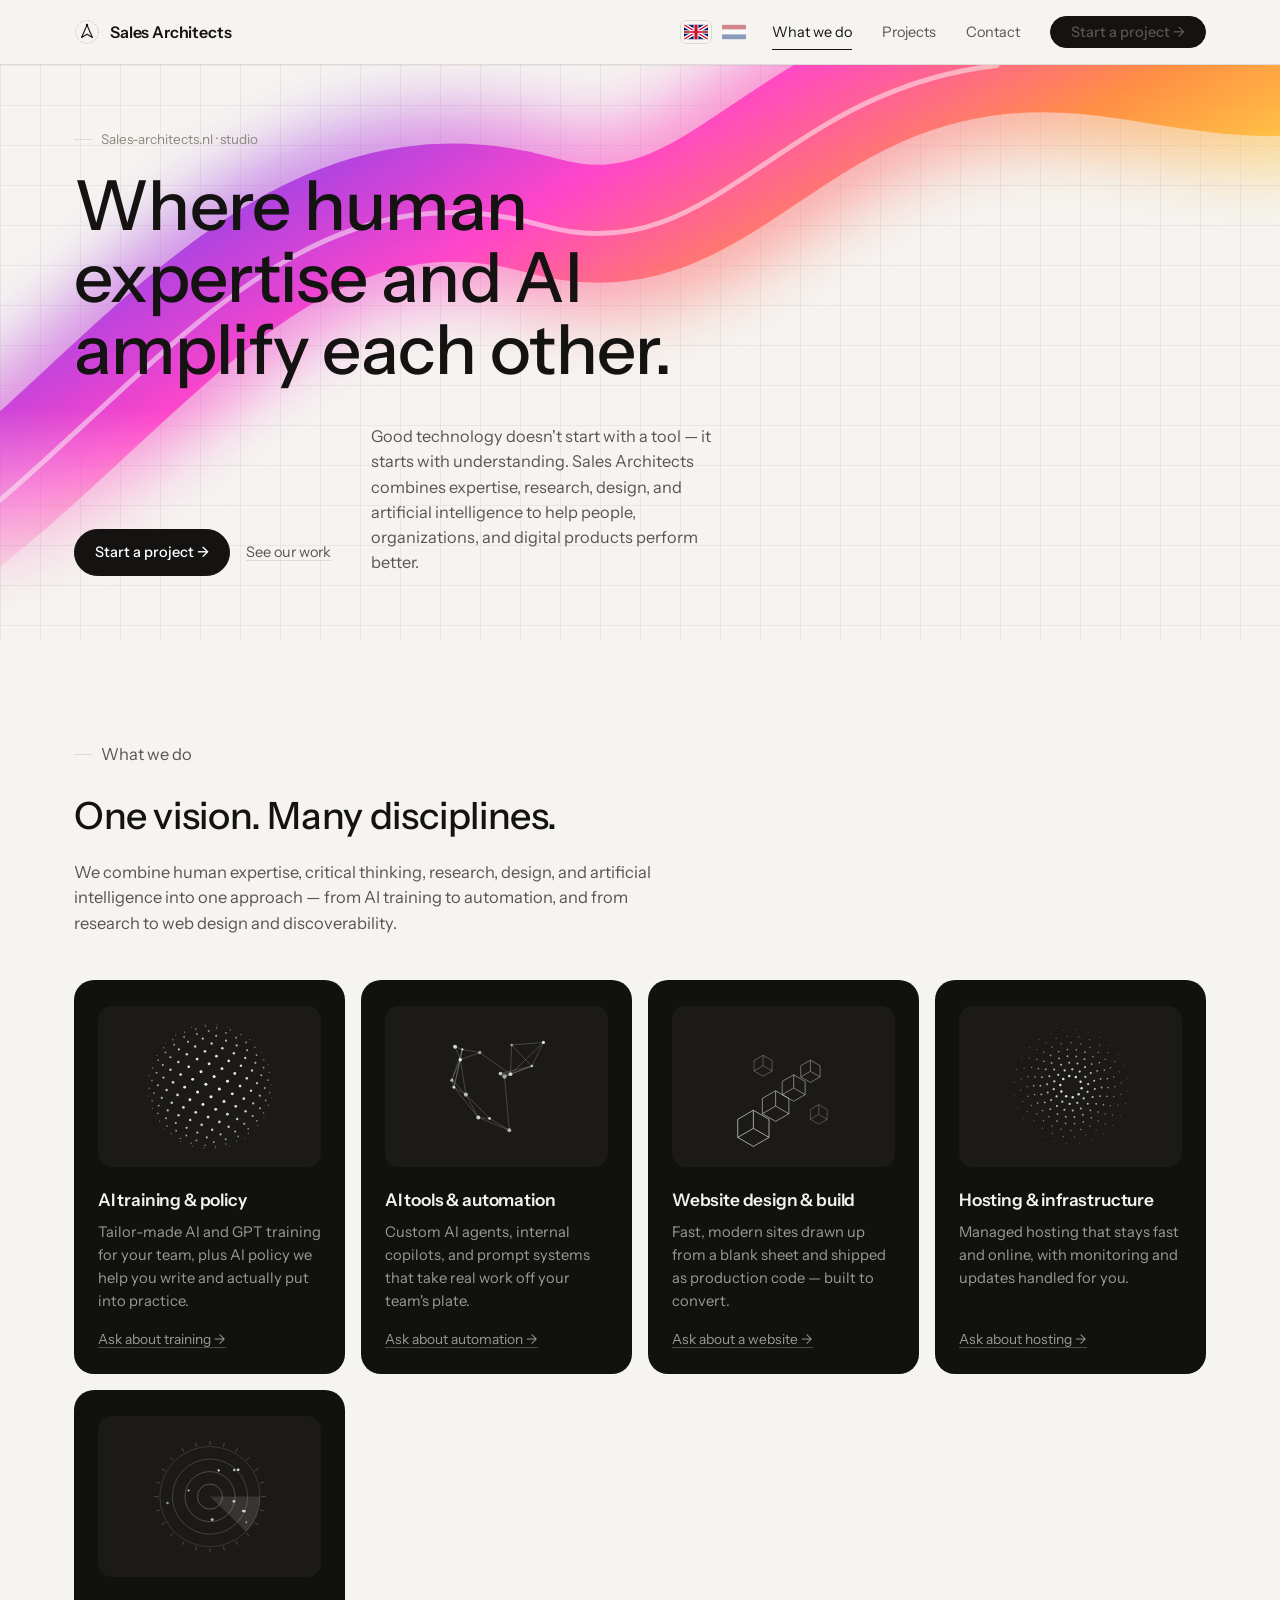
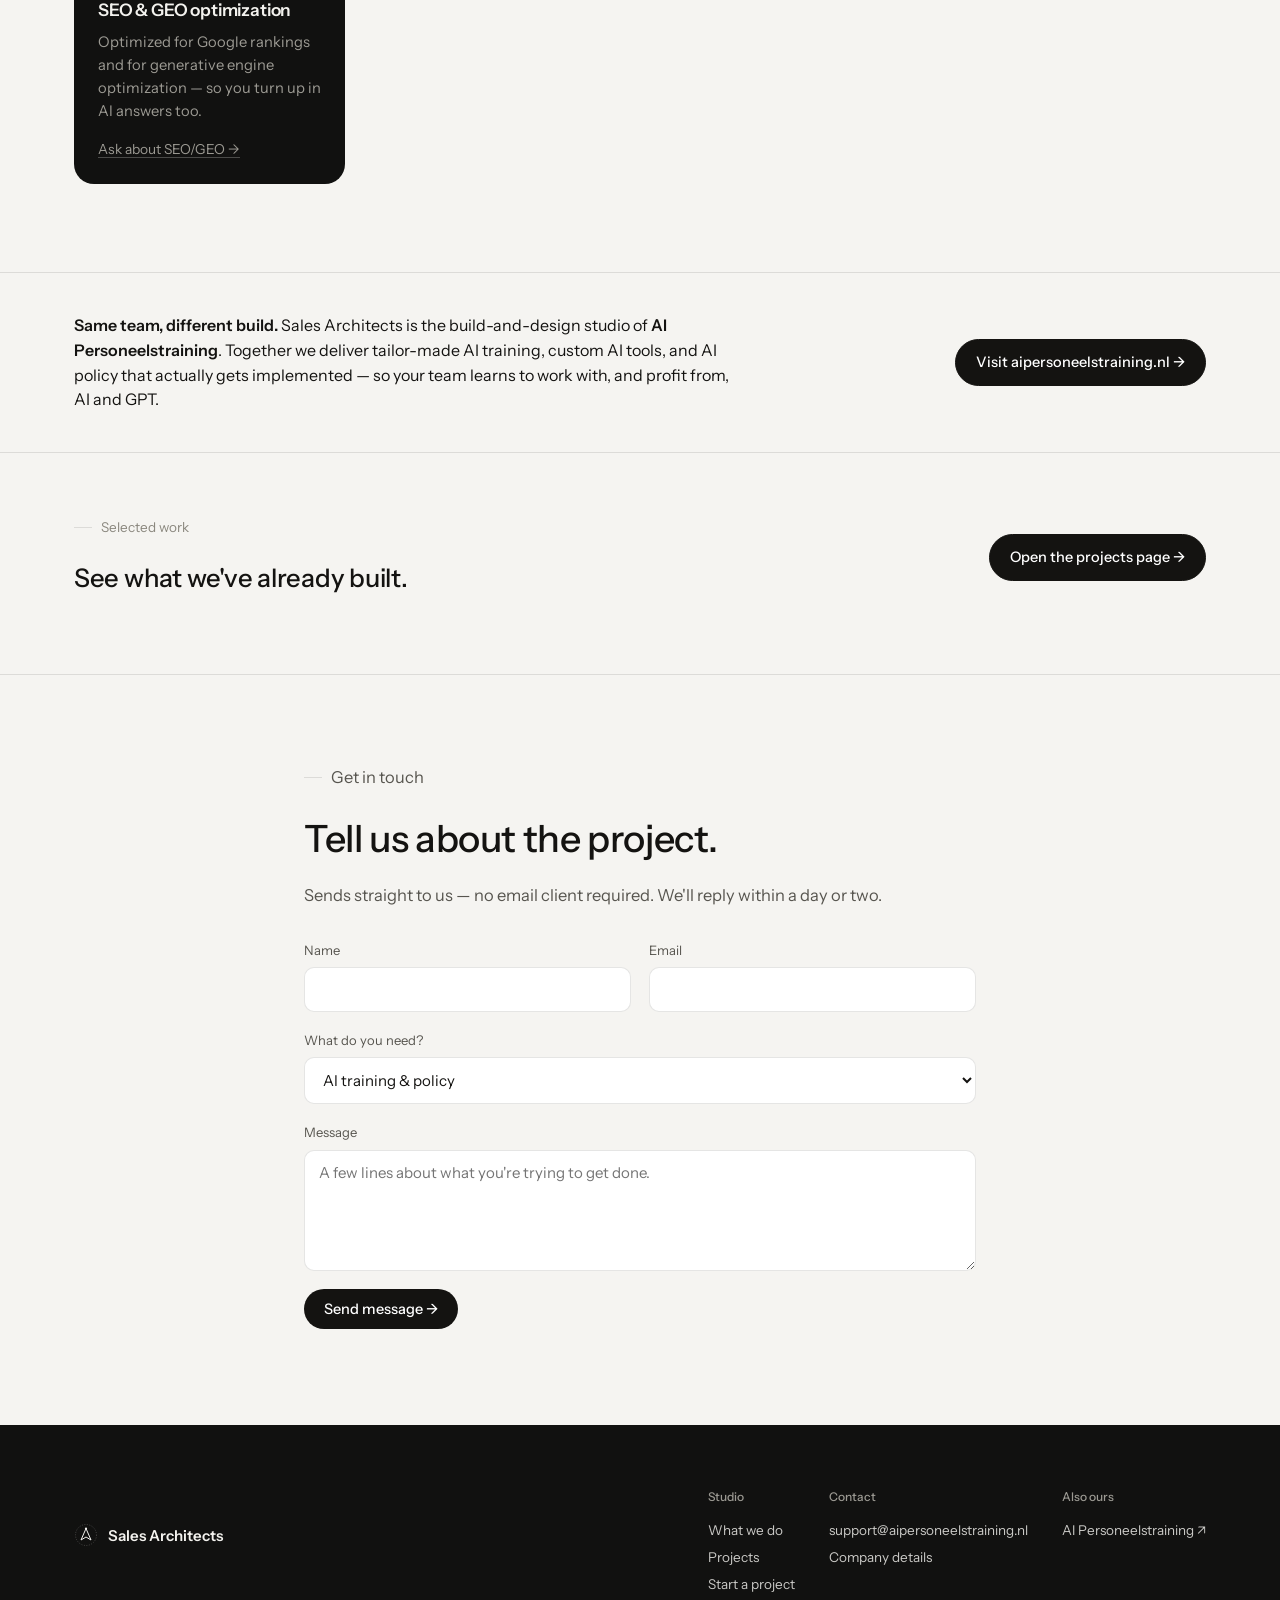
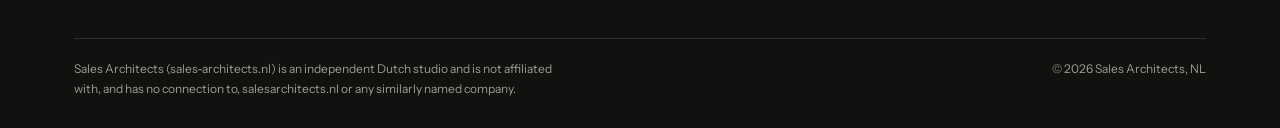
<file: index.html>
<!DOCTYPE html>
<html lang="en">
<head>
<meta charset="UTF-8">
<meta name="viewport" content="width=device-width, initial-scale=1">
<title>Sales Architects — AI training, AI tools, web, hosting &amp; SEO/GEO</title>
<meta id="page-description" name="description" content="Sales Architects is an AI-native studio: AI training and policy, AI tools and automation, website design and build, hosting, and SEO/GEO optimization — delivered as one connected build.">
<meta name="robots" content="index, follow">
<link rel="canonical" href="https://sales-architects.nl/">

<link rel="icon" href="favicon.ico" sizes="any">
<link rel="icon" type="image/svg+xml" href="favicon.svg">
<link rel="apple-touch-icon" href="apple-touch-icon.png">

<meta property="og:type" content="website">
<meta property="og:site_name" content="Sales Architects">
<meta property="og:title" content="Sales Architects — AI training, AI tools, web, hosting &amp; SEO/GEO">
<meta property="og:description" content="Sales Architects is an AI-native studio: AI training and policy, AI tools and automation, website design and build, hosting, and SEO/GEO optimization — delivered as one connected build.">
<meta property="og:url" content="https://sales-architects.nl/">
<meta property="og:image" content="https://sales-architects.nl/og-image.png">
<meta property="og:image:width" content="1200">
<meta property="og:image:height" content="630">
<meta property="og:locale" content="en_US">
<meta property="og:locale:alternate" content="nl_NL">
<meta name="twitter:card" content="summary_large_image">
<meta name="twitter:title" content="Sales Architects — AI training, AI tools, web, hosting &amp; SEO/GEO">
<meta name="twitter:description" content="Sales Architects is an AI-native studio: AI training and policy, AI tools and automation, website design and build, hosting, and SEO/GEO optimization — delivered as one connected build.">
<meta name="twitter:image" content="https://sales-architects.nl/og-image.png">

<link rel="preconnect" href="https://fonts.googleapis.com">
<link rel="preconnect" href="https://fonts.gstatic.com" crossorigin>
<link href="https://fonts.googleapis.com/css2?family=Instrument+Sans:ital,wght@0,400;0,500;0,600;0,700;1,500&display=swap" rel="stylesheet">
<link rel="stylesheet" href="styles.css">
<script type="application/ld+json">
{
  "@context": "https://schema.org",
  "@type": "Organization",
  "name": "Sales Architects",
  "legalName": "Sales Architects",
  "url": "https://sales-architects.nl/",
  "logo": "https://sales-architects.nl/apple-touch-icon.png",
  "identifier": {
    "@type": "PropertyValue",
    "propertyID": "KVK",
    "name": "KvK-nummer",
    "value": "67649645"
  },
  "description": "Sales Architects is an AI-native studio for AI training, AI tools, web design, hosting and SEO/GEO optimization.",
  "disambiguatingDescription": "Sales Architects (sales-architects.nl, KvK number 67649645) is an independent Dutch studio. This company is not affiliated with, and has no connection to, salesarchitects.nl (no hyphen) or any other similarly named company.",
  "sameAs": ["https://aipersoneelstraining.nl"]
}
</script>
</head>
<body>
<!-- ================= NAV ================= -->
<header class="site">
  <div class="wrap nav">
    <a class="brand" href="#/" data-route>
      <svg viewBox="0 0 48 48" fill="none" xmlns="http://www.w3.org/2000/svg" aria-hidden="true">
        <circle cx="24" cy="24" r="21" stroke="currentColor" stroke-width="1.1" stroke-dasharray="2 3" opacity=".45"/>
        <path d="M24 11 L34 34 L24 28 L14 34 Z" fill="none" stroke="currentColor" stroke-width="2" stroke-linejoin="round"/>
        <circle cx="24" cy="11" r="2.2" fill="currentColor"/>
      </svg>
      <b>Sales Architects</b>
    </a>
    <div class="nav-right">
      <div class="lang-toggle" role="group" aria-label="Language / Taal">
        <button type="button" class="lang-btn" data-lang="en" aria-pressed="true" title="English">
          <svg viewBox="0 0 60 36" xmlns="http://www.w3.org/2000/svg" aria-hidden="true">
            <rect width="60" height="36" fill="#012169"/>
            <line x1="0" y1="0" x2="60" y2="36" stroke="#fff" stroke-width="10"/>
            <line x1="60" y1="0" x2="0" y2="36" stroke="#fff" stroke-width="10"/>
            <line x1="0" y1="0" x2="60" y2="36" stroke="#C8102E" stroke-width="3.5"/>
            <line x1="60" y1="0" x2="0" y2="36" stroke="#C8102E" stroke-width="3.5"/>
            <rect x="0" y="14" width="60" height="8" fill="#fff"/>
            <rect x="24" y="0" width="12" height="36" fill="#fff"/>
            <rect x="0" y="16" width="60" height="4" fill="#C8102E"/>
            <rect x="26" y="0" width="8" height="36" fill="#C8102E"/>
          </svg>
        </button>
        <button type="button" class="lang-btn" data-lang="nl" aria-pressed="false" title="Nederlands">
          <svg viewBox="0 0 60 36" xmlns="http://www.w3.org/2000/svg" aria-hidden="true">
            <rect width="60" height="12" y="0" fill="#AE1C28"/>
            <rect width="60" height="12" y="12" fill="#fff"/>
            <rect width="60" height="12" y="24" fill="#21468B"/>
          </svg>
        </button>
      </div>
      <nav class="links">
        <a href="#/" data-route aria-current="page" data-i18n="nav.what">What we do</a>
        <a href="#/projects" data-route data-i18n="nav.projects">Projects</a>
        <a href="#contact" onclick="scrollToContact(event)" data-i18n="nav.contact">Contact</a>
        <a class="btn" href="#contact" onclick="scrollToContact(event)" data-i18n="nav.cta">Start a project →</a>
      </nav>
    </div>
  </div>
</header>

<!-- ================= HOME VIEW ================= -->
<main id="view-home">
  <section class="hero">
    <div class="grid-bg" aria-hidden="true"></div>
    <div class="ribbon-stage" aria-hidden="true">
      <svg viewBox="0 0 1000 560" xmlns="http://www.w3.org/2000/svg">
        <defs>
          <linearGradient id="ribbonGrad" x1="0%" y1="0%" x2="100%" y2="60%">
            <stop offset="0%" stop-color="#2b6bff"/>
            <stop offset="22%" stop-color="#7c3aed"/>
            <stop offset="45%" stop-color="#ff3ec8"/>
            <stop offset="65%" stop-color="#ff8a3d"/>
            <stop offset="82%" stop-color="#ffd23d"/>
            <stop offset="100%" stop-color="#22d3ee"/>
          </linearGradient>
          <filter id="ribbonBlur" x="-50%" y="-50%" width="200%" height="200%">
            <feGaussianBlur stdDeviation="26"/>
          </filter>
        </defs>
        <path d="M -80 420 C 90 300, 210 90, 420 150 C 560 190, 610 40, 790 20 C 900 8, 970 55, 1080 30"
              fill="none" stroke="url(#ribbonGrad)" stroke-width="150" stroke-linecap="round"
              filter="url(#ribbonBlur)" opacity="0.55"/>
        <path d="M -80 420 C 90 300, 210 90, 420 150 C 560 190, 610 40, 790 20 C 900 8, 970 55, 1080 30"
              fill="none" stroke="url(#ribbonGrad)" stroke-width="96" stroke-linecap="round" opacity="0.92"/>
        <path d="M -80 428 C 90 308, 210 98, 420 158 C 560 198, 610 48, 790 28"
              fill="none" stroke="#fbfbfa" stroke-width="4" stroke-linecap="round" opacity="0.5"/>
      </svg>
    </div>
    <div class="wrap">
      <p class="eyebrow">Sales-architects.nl · studio</p>
      <h1 data-i18n="hero.h1">Where human expertise and AI amplify each other.</h1>
      <div class="hero-row">
        <div class="cta-row">
          <a class="btn" href="#contact" onclick="scrollToContact(event)" data-i18n="nav.cta">Start a project →</a>
          <a class="link-quiet" href="#/projects" data-route data-i18n="hero.seeWork">See our work</a>
        </div>
        <p class="lede" data-i18n="hero.lede">Good technology doesn't start with a tool — it starts with understanding. Sales Architects combines expertise, research, design, and artificial intelligence to help people, organizations, and digital products perform better.</p>
      </div>
    </div>
    <div class="hero-spacer"></div>
  </section>

  <section class="on-paper">
    <div class="wrap">
      <div class="section-head">
        <p class="eyebrow" data-i18n="nav.what">What we do</p>
        <h2 data-i18n="services.h2">One vision. Many disciplines.</h2>
        <p data-i18n="services.intro">We combine human expertise, critical thinking, research, design, and artificial intelligence into one approach — from AI training to automation, and from research to web design and discoverability.</p>
      </div>
      <div class="details">
        <div class="detail">
          <div class="pattern"><svg viewBox="0 0 180 180" xmlns="http://www.w3.org/2000/svg"><circle cx="82.8" cy="0.5" r="0.72" fill="#f2f2f0" opacity="0.30"/>
<circle cx="100.3" cy="1.6" r="0.84" fill="#f2f2f0" opacity="0.36"/>
<circle cx="83.8" cy="3.2" r="1.01" fill="#f2f2f0" opacity="0.44"/>
<circle cx="115.7" cy="4.2" r="0.77" fill="#f2f2f0" opacity="0.33"/>
<circle cx="63.3" cy="4.8" r="0.80" fill="#f2f2f0" opacity="0.34"/>
<circle cx="99.5" cy="5.8" r="1.14" fill="#f2f2f0" opacity="0.50"/>
<circle cx="69.4" cy="7.4" r="1.12" fill="#f2f2f0" opacity="0.49"/>
<circle cx="119.2" cy="8.5" r="1.04" fill="#f2f2f0" opacity="0.45"/>
<circle cx="88.1" cy="10.1" r="1.34" fill="#f2f2f0" opacity="0.59"/>
<circle cx="133.0" cy="11.2" r="0.70" fill="#f2f2f0" opacity="0.30"/>
<circle cx="53.6" cy="11.7" r="1.05" fill="#f2f2f0" opacity="0.46"/>
<circle cx="113.0" cy="12.7" r="1.31" fill="#f2f2f0" opacity="0.58"/>
<circle cx="71.2" cy="14.3" r="1.40" fill="#f2f2f0" opacity="0.62"/>
<circle cx="134.6" cy="15.4" r="1.02" fill="#f2f2f0" opacity="0.45"/>
<circle cx="40.6" cy="15.9" r="0.83" fill="#f2f2f0" opacity="0.36"/>
<circle cx="98.9" cy="17.0" r="1.52" fill="#f2f2f0" opacity="0.68"/>
<circle cx="52.8" cy="18.6" r="1.31" fill="#f2f2f0" opacity="0.59"/>
<circle cx="127.7" cy="19.6" r="1.34" fill="#f2f2f0" opacity="0.60"/>
<circle cx="79.6" cy="21.2" r="1.62" fill="#f2f2f0" opacity="0.73"/>
<circle cx="147.2" cy="22.3" r="0.88" fill="#f2f2f0" opacity="0.38"/>
<circle cx="36.7" cy="22.8" r="1.09" fill="#f2f2f0" opacity="0.48"/>
<circle cx="113.0" cy="23.9" r="1.61" fill="#f2f2f0" opacity="0.72"/>
<circle cx="58.3" cy="25.5" r="1.56" fill="#f2f2f0" opacity="0.70"/>
<circle cx="142.0" cy="26.5" r="1.26" fill="#f2f2f0" opacity="0.56"/>
<circle cx="26.1" cy="27.1" r="0.74" fill="#f2f2f0" opacity="0.32"/>
<circle cx="92.4" cy="28.1" r="1.76" fill="#f2f2f0" opacity="0.79"/>
<circle cx="156.3" cy="29.2" r="0.66" fill="#f2f2f0" opacity="0.28"/>
<circle cx="38.5" cy="29.7" r="1.36" fill="#f2f2f0" opacity="0.60"/>
<circle cx="128.4" cy="30.8" r="1.59" fill="#f2f2f0" opacity="0.72"/>
<circle cx="68.7" cy="32.4" r="1.77" fill="#f2f2f0" opacity="0.80"/>
<circle cx="154.5" cy="33.5" r="1.09" fill="#f2f2f0" opacity="0.48"/>
<circle cx="23.6" cy="34.0" r="1.02" fill="#f2f2f0" opacity="0.45"/>
<circle cx="107.8" cy="35.0" r="1.83" fill="#f2f2f0" opacity="0.83"/>
<circle cx="45.3" cy="36.6" r="1.61" fill="#f2f2f0" opacity="0.73"/>
<circle cx="143.5" cy="37.7" r="1.49" fill="#f2f2f0" opacity="0.67"/>
<circle cx="82.8" cy="39.3" r="1.92" fill="#f2f2f0" opacity="0.87"/>
<circle cx="163.8" cy="40.4" r="0.85" fill="#f2f2f0" opacity="0.36"/>
<circle cx="26.0" cy="40.9" r="1.31" fill="#f2f2f0" opacity="0.58"/>
<circle cx="124.4" cy="41.9" r="1.81" fill="#f2f2f0" opacity="0.82"/>
<circle cx="56.7" cy="43.5" r="1.84" fill="#f2f2f0" opacity="0.83"/>
<circle cx="156.9" cy="44.6" r="1.30" fill="#f2f2f0" opacity="0.58"/>
<circle cx="13.6" cy="45.1" r="0.88" fill="#f2f2f0" opacity="0.38"/>
<circle cx="99.3" cy="46.2" r="1.99" fill="#f2f2f0" opacity="0.90"/>
<circle cx="33.1" cy="47.8" r="1.59" fill="#f2f2f0" opacity="0.71"/>
<circle cx="140.7" cy="48.8" r="1.70" fill="#f2f2f0" opacity="0.77"/>
<circle cx="71.5" cy="50.4" r="2.00" fill="#f2f2f0" opacity="0.91"/>
<circle cx="167.3" cy="51.5" r="1.05" fill="#f2f2f0" opacity="0.46"/>
<circle cx="15.6" cy="52.0" r="1.20" fill="#f2f2f0" opacity="0.53"/>
<circle cx="117.0" cy="53.1" r="1.98" fill="#f2f2f0" opacity="0.90"/>
<circle cx="44.5" cy="54.7" r="1.83" fill="#f2f2f0" opacity="0.83"/>
<circle cx="155.3" cy="55.8" r="1.52" fill="#f2f2f0" opacity="0.68"/>
<circle cx="6.8" cy="56.3" r="0.71" fill="#f2f2f0" opacity="0.30"/>
<circle cx="88.8" cy="57.3" r="2.09" fill="#f2f2f0" opacity="0.95"/>
<circle cx="173.8" cy="58.4" r="0.75" fill="#f2f2f0" opacity="0.32"/>
<circle cx="22.2" cy="58.9" r="1.50" fill="#f2f2f0" opacity="0.67"/>
<circle cx="134.5" cy="60.0" r="1.88" fill="#f2f2f0" opacity="0.85"/>
<circle cx="59.5" cy="61.6" r="2.02" fill="#f2f2f0" opacity="0.91"/>
<circle cx="167.1" cy="62.7" r="1.27" fill="#f2f2f0" opacity="0.56"/>
<circle cx="7.7" cy="63.2" r="1.04" fill="#f2f2f0" opacity="0.45"/>
<circle cx="107.3" cy="64.2" r="2.10" fill="#f2f2f0" opacity="0.95"/>
<circle cx="33.2" cy="65.8" r="1.76" fill="#f2f2f0" opacity="0.80"/>
<circle cx="150.4" cy="66.9" r="1.71" fill="#f2f2f0" opacity="0.77"/>
<circle cx="77.1" cy="68.5" r="2.14" fill="#f2f2f0" opacity="0.97"/>
<circle cx="175.2" cy="69.6" r="0.96" fill="#f2f2f0" opacity="0.42"/>
<circle cx="13.2" cy="70.1" r="1.36" fill="#f2f2f0" opacity="0.60"/>
<circle cx="125.7" cy="71.2" r="2.03" fill="#f2f2f0" opacity="0.92"/>
<circle cx="47.8" cy="72.7" r="1.98" fill="#f2f2f0" opacity="0.90"/>
<circle cx="163.8" cy="73.8" r="1.47" fill="#f2f2f0" opacity="0.66"/>
<circle cx="2.4" cy="74.3" r="0.84" fill="#f2f2f0" opacity="0.36"/>
<circle cx="96.0" cy="75.4" r="2.18" fill="#f2f2f0" opacity="0.99"/>
<circle cx="23.2" cy="77.0" r="1.65" fill="#f2f2f0" opacity="0.74"/>
<circle cx="142.9" cy="78.1" r="1.88" fill="#f2f2f0" opacity="0.85"/>
<circle cx="65.1" cy="79.6" r="2.13" fill="#f2f2f0" opacity="0.97"/>
<circle cx="173.5" cy="80.7" r="1.17" fill="#f2f2f0" opacity="0.52"/>
<circle cx="6.6" cy="81.2" r="1.18" fill="#f2f2f0" opacity="0.52"/>
<circle cx="115.2" cy="82.3" r="2.13" fill="#f2f2f0" opacity="0.97"/>
<circle cx="36.9" cy="83.9" r="1.89" fill="#f2f2f0" opacity="0.85"/>
<circle cx="157.6" cy="85.0" r="1.65" fill="#f2f2f0" opacity="0.74"/>
<circle cx="0.1" cy="85.5" r="0.63" fill="#f2f2f0" opacity="0.27"/>
<circle cx="84.1" cy="86.5" r="2.20" fill="#f2f2f0" opacity="1.00"/>
<circle cx="178.9" cy="87.6" r="0.84" fill="#f2f2f0" opacity="0.36"/>
<circle cx="15.1" cy="88.1" r="1.49" fill="#f2f2f0" opacity="0.67"/>
<circle cx="133.2" cy="89.2" r="2.00" fill="#f2f2f0" opacity="0.91"/>
<circle cx="53.6" cy="90.8" r="2.06" fill="#f2f2f0" opacity="0.94"/>
<circle cx="168.8" cy="91.9" r="1.37" fill="#f2f2f0" opacity="0.61"/>
<circle cx="2.6" cy="92.4" r="0.98" fill="#f2f2f0" opacity="0.43"/>
<circle cx="103.5" cy="93.5" r="2.18" fill="#f2f2f0" opacity="0.99"/>
<circle cx="27.7" cy="95.0" r="1.75" fill="#f2f2f0" opacity="0.79"/>
<circle cx="149.0" cy="96.1" r="1.80" fill="#f2f2f0" opacity="0.81"/>
<circle cx="72.2" cy="97.7" r="2.16" fill="#f2f2f0" opacity="0.98"/>
<circle cx="175.9" cy="98.8" r="1.05" fill="#f2f2f0" opacity="0.46"/>
<circle cx="9.6" cy="99.3" r="1.30" fill="#f2f2f0" opacity="0.58"/>
<circle cx="122.1" cy="100.4" r="2.08" fill="#f2f2f0" opacity="0.95"/>
<circle cx="43.4" cy="101.9" r="1.95" fill="#f2f2f0" opacity="0.88"/>
<circle cx="161.6" cy="103.0" r="1.54" fill="#f2f2f0" opacity="0.69"/>
<circle cx="1.5" cy="103.5" r="0.76" fill="#f2f2f0" opacity="0.33"/>
<circle cx="91.5" cy="104.6" r="2.18" fill="#f2f2f0" opacity="0.99"/>
<circle cx="178.4" cy="105.7" r="0.71" fill="#f2f2f0" opacity="0.30"/>
<circle cx="20.7" cy="106.2" r="1.58" fill="#f2f2f0" opacity="0.71"/>
<circle cx="138.7" cy="107.3" r="1.91" fill="#f2f2f0" opacity="0.86"/>
<circle cx="61.2" cy="108.8" r="2.08" fill="#f2f2f0" opacity="0.94"/>
<circle cx="170.1" cy="109.9" r="1.24" fill="#f2f2f0" opacity="0.55"/>
<circle cx="6.8" cy="110.4" r="1.09" fill="#f2f2f0" opacity="0.48"/>
<circle cx="110.2" cy="111.5" r="2.11" fill="#f2f2f0" opacity="0.96"/>
<circle cx="35.1" cy="113.1" r="1.80" fill="#f2f2f0" opacity="0.81"/>
<circle cx="152.2" cy="114.2" r="1.67" fill="#f2f2f0" opacity="0.75"/>
<circle cx="79.9" cy="115.8" r="2.12" fill="#f2f2f0" opacity="0.96"/>
<circle cx="174.1" cy="116.8" r="0.91" fill="#f2f2f0" opacity="0.40"/>
<circle cx="16.3" cy="117.3" r="1.38" fill="#f2f2f0" opacity="0.62"/>
<circle cx="127.1" cy="118.4" r="1.97" fill="#f2f2f0" opacity="0.89"/>
<circle cx="51.8" cy="120.0" r="1.95" fill="#f2f2f0" opacity="0.88"/>
<circle cx="161.8" cy="121.1" r="1.39" fill="#f2f2f0" opacity="0.62"/>
<circle cx="7.2" cy="121.6" r="0.88" fill="#f2f2f0" opacity="0.38"/>
<circle cx="98.3" cy="122.7" r="2.08" fill="#f2f2f0" opacity="0.95"/>
<circle cx="29.3" cy="124.2" r="1.61" fill="#f2f2f0" opacity="0.72"/>
<circle cx="141.2" cy="125.3" r="1.76" fill="#f2f2f0" opacity="0.79"/>
<circle cx="69.6" cy="126.9" r="2.01" fill="#f2f2f0" opacity="0.91"/>
<circle cx="167.0" cy="128.0" r="1.08" fill="#f2f2f0" opacity="0.48"/>
<circle cx="15.2" cy="128.5" r="1.17" fill="#f2f2f0" opacity="0.52"/>
<circle cx="115.1" cy="129.6" r="1.97" fill="#f2f2f0" opacity="0.89"/>
<circle cx="44.8" cy="131.2" r="1.77" fill="#f2f2f0" opacity="0.80"/>
<circle cx="151.4" cy="132.2" r="1.50" fill="#f2f2f0" opacity="0.67"/>
<circle cx="10.9" cy="132.7" r="0.68" fill="#f2f2f0" opacity="0.29"/>
<circle cx="87.3" cy="133.8" r="2.00" fill="#f2f2f0" opacity="0.90"/>
<circle cx="167.4" cy="134.9" r="0.77" fill="#f2f2f0" opacity="0.33"/>
<circle cx="26.8" cy="135.4" r="1.40" fill="#f2f2f0" opacity="0.63"/>
<circle cx="129.1" cy="136.5" r="1.78" fill="#f2f2f0" opacity="0.80"/>
<circle cx="61.5" cy="138.1" r="1.85" fill="#f2f2f0" opacity="0.84"/>
<circle cx="157.2" cy="139.1" r="1.21" fill="#f2f2f0" opacity="0.54"/>
<circle cx="17.6" cy="139.6" r="0.96" fill="#f2f2f0" opacity="0.42"/>
<circle cx="103.5" cy="140.7" r="1.90" fill="#f2f2f0" opacity="0.86"/>
<circle cx="40.9" cy="142.3" r="1.57" fill="#f2f2f0" opacity="0.70"/>
<circle cx="139.3" cy="143.4" r="1.54" fill="#f2f2f0" opacity="0.69"/>
<circle cx="78.1" cy="145.0" r="1.85" fill="#f2f2f0" opacity="0.84"/>
<circle cx="158.2" cy="146.0" r="0.92" fill="#f2f2f0" opacity="0.40"/>
<circle cx="28.1" cy="146.5" r="1.18" fill="#f2f2f0" opacity="0.52"/>
<circle cx="116.8" cy="147.6" r="1.73" fill="#f2f2f0" opacity="0.78"/>
<circle cx="56.4" cy="149.2" r="1.65" fill="#f2f2f0" opacity="0.74"/>
<circle cx="145.0" cy="150.3" r="1.28" fill="#f2f2f0" opacity="0.57"/>
<circle cx="24.3" cy="150.8" r="0.76" fill="#f2f2f0" opacity="0.33"/>
<circle cx="93.2" cy="151.9" r="1.76" fill="#f2f2f0" opacity="0.79"/>
<circle cx="154.3" cy="152.9" r="0.64" fill="#f2f2f0" opacity="0.27"/>
<circle cx="41.3" cy="153.5" r="1.33" fill="#f2f2f0" opacity="0.59"/>
<circle cx="126.2" cy="154.5" r="1.51" fill="#f2f2f0" opacity="0.68"/>
<circle cx="71.9" cy="156.1" r="1.64" fill="#f2f2f0" opacity="0.74"/>
<circle cx="145.4" cy="157.2" r="1.00" fill="#f2f2f0" opacity="0.44"/>
<circle cx="34.3" cy="157.7" r="0.96" fill="#f2f2f0" opacity="0.42"/>
<circle cx="105.2" cy="158.8" r="1.60" fill="#f2f2f0" opacity="0.72"/>
<circle cx="56.0" cy="160.4" r="1.39" fill="#f2f2f0" opacity="0.62"/>
<circle cx="130.5" cy="161.4" r="1.26" fill="#f2f2f0" opacity="0.56"/>
<circle cx="85.5" cy="163.0" r="1.53" fill="#f2f2f0" opacity="0.69"/>
<circle cx="140.4" cy="164.1" r="0.76" fill="#f2f2f0" opacity="0.32"/>
<circle cx="47.6" cy="164.6" r="1.08" fill="#f2f2f0" opacity="0.48"/>
<circle cx="112.6" cy="165.7" r="1.37" fill="#f2f2f0" opacity="0.61"/>
<circle cx="70.5" cy="167.3" r="1.34" fill="#f2f2f0" opacity="0.60"/>
<circle cx="128.4" cy="168.3" r="0.99" fill="#f2f2f0" opacity="0.43"/>
<circle cx="47.6" cy="168.8" r="0.77" fill="#f2f2f0" opacity="0.33"/>
<circle cx="95.4" cy="169.9" r="1.33" fill="#f2f2f0" opacity="0.59"/>
<circle cx="63.0" cy="171.5" r="1.08" fill="#f2f2f0" opacity="0.47"/>
<circle cx="113.0" cy="172.6" r="1.09" fill="#f2f2f0" opacity="0.48"/>
<circle cx="83.1" cy="174.2" r="1.15" fill="#f2f2f0" opacity="0.51"/>
<circle cx="117.6" cy="175.2" r="0.76" fill="#f2f2f0" opacity="0.32"/>
<circle cx="65.2" cy="175.8" r="0.80" fill="#f2f2f0" opacity="0.35"/>
<circle cx="98.1" cy="176.8" r="1.00" fill="#f2f2f0" opacity="0.44"/>
<circle cx="80.9" cy="178.4" r="0.85" fill="#f2f2f0" opacity="0.37"/>
<circle cx="97.7" cy="179.5" r="0.71" fill="#f2f2f0" opacity="0.30"/></svg></div>
          <h3 data-i18n="card1.title">AI training &amp; policy</h3>
          <p data-i18n="card1.desc">Tailor-made AI and GPT training for your team, plus AI policy we help you write and actually put into practice.</p>
          <a class="more" href="#contact" onclick="scrollToContact(event,'AI training &amp; policy')" data-i18n="card1.link">Ask about training →</a>
        </div>
        <div class="detail">
          <div class="pattern"><svg viewBox="0 0 180 180" xmlns="http://www.w3.org/2000/svg"><line x1="28.1" y1="91.0" x2="25.2" y2="80.7" stroke="#f2f2f0" stroke-width="0.8" opacity="0.35"/>
<line x1="28.1" y1="91.0" x2="37.3" y2="51.3" stroke="#f2f2f0" stroke-width="0.8" opacity="0.35"/>
<line x1="25.2" y1="80.7" x2="40.2" y2="36.5" stroke="#f2f2f0" stroke-width="0.8" opacity="0.35"/>
<line x1="29.8" y1="32.7" x2="37.3" y2="51.3" stroke="#f2f2f0" stroke-width="0.8" opacity="0.35"/>
<line x1="28.1" y1="91.0" x2="63.2" y2="134.3" stroke="#f2f2f0" stroke-width="0.8" opacity="0.35"/>
<line x1="107.8" y1="152.7" x2="100.8" y2="75.5" stroke="#f2f2f0" stroke-width="0.8" opacity="0.35"/>
<line x1="100.8" y1="75.5" x2="140.2" y2="60.5" stroke="#f2f2f0" stroke-width="0.8" opacity="0.35"/>
<line x1="95.0" y1="71.2" x2="140.2" y2="60.5" stroke="#f2f2f0" stroke-width="0.8" opacity="0.35"/>
<line x1="156.7" y1="26.5" x2="109.4" y2="72.1" stroke="#f2f2f0" stroke-width="0.8" opacity="0.35"/>
<line x1="63.2" y1="134.3" x2="45.3" y2="101.4" stroke="#f2f2f0" stroke-width="0.8" opacity="0.35"/>
<line x1="111.1" y1="30.1" x2="109.4" y2="72.1" stroke="#f2f2f0" stroke-width="0.8" opacity="0.35"/>
<line x1="79.4" y1="135.8" x2="107.8" y2="152.7" stroke="#f2f2f0" stroke-width="0.8" opacity="0.35"/>
<line x1="79.4" y1="135.8" x2="45.3" y2="101.4" stroke="#f2f2f0" stroke-width="0.8" opacity="0.35"/>
<line x1="25.2" y1="80.7" x2="45.3" y2="101.4" stroke="#f2f2f0" stroke-width="0.8" opacity="0.35"/>
<line x1="28.1" y1="91.0" x2="40.2" y2="36.5" stroke="#f2f2f0" stroke-width="0.8" opacity="0.35"/>
<line x1="29.8" y1="32.7" x2="40.2" y2="36.5" stroke="#f2f2f0" stroke-width="0.8" opacity="0.35"/>
<line x1="65.3" y1="41.1" x2="37.3" y2="51.3" stroke="#f2f2f0" stroke-width="0.8" opacity="0.35"/>
<line x1="156.7" y1="26.5" x2="140.2" y2="60.5" stroke="#f2f2f0" stroke-width="0.8" opacity="0.35"/>
<line x1="111.1" y1="30.1" x2="140.2" y2="60.5" stroke="#f2f2f0" stroke-width="0.8" opacity="0.35"/>
<line x1="79.4" y1="135.8" x2="63.2" y2="134.3" stroke="#f2f2f0" stroke-width="0.8" opacity="0.35"/>
<line x1="37.3" y1="51.3" x2="40.2" y2="36.5" stroke="#f2f2f0" stroke-width="0.8" opacity="0.35"/>
<line x1="25.2" y1="80.7" x2="37.3" y2="51.3" stroke="#f2f2f0" stroke-width="0.8" opacity="0.35"/>
<line x1="28.1" y1="91.0" x2="45.3" y2="101.4" stroke="#f2f2f0" stroke-width="0.8" opacity="0.35"/>
<line x1="100.8" y1="75.5" x2="109.4" y2="72.1" stroke="#f2f2f0" stroke-width="0.8" opacity="0.35"/>
<line x1="65.3" y1="41.1" x2="40.2" y2="36.5" stroke="#f2f2f0" stroke-width="0.8" opacity="0.35"/>
<line x1="95.0" y1="71.2" x2="100.8" y2="75.5" stroke="#f2f2f0" stroke-width="0.8" opacity="0.35"/>
<line x1="107.8" y1="152.7" x2="63.2" y2="134.3" stroke="#f2f2f0" stroke-width="0.8" opacity="0.35"/>
<line x1="140.2" y1="60.5" x2="109.4" y2="72.1" stroke="#f2f2f0" stroke-width="0.8" opacity="0.35"/>
<line x1="65.3" y1="41.1" x2="109.4" y2="72.1" stroke="#f2f2f0" stroke-width="0.8" opacity="0.35"/>
<line x1="111.1" y1="30.1" x2="156.7" y2="26.5" stroke="#f2f2f0" stroke-width="0.8" opacity="0.35"/>
<line x1="95.0" y1="71.2" x2="109.4" y2="72.1" stroke="#f2f2f0" stroke-width="0.8" opacity="0.35"/>
<line x1="37.3" y1="51.3" x2="45.3" y2="101.4" stroke="#f2f2f0" stroke-width="0.8" opacity="0.35"/>
<circle cx="65.3" cy="41.1" r="2.48" fill="#f2f2f0" opacity="0.58"/>
<circle cx="111.1" cy="30.1" r="1.70" fill="#f2f2f0" opacity="0.64"/>
<circle cx="95.0" cy="71.2" r="2.69" fill="#f2f2f0" opacity="0.74"/>
<circle cx="28.1" cy="91.0" r="2.10" fill="#f2f2f0" opacity="0.81"/>
<circle cx="25.2" cy="80.7" r="2.33" fill="#f2f2f0" opacity="0.68"/>
<circle cx="29.8" cy="32.7" r="2.87" fill="#f2f2f0" opacity="0.86"/>
<circle cx="79.4" cy="135.8" r="1.99" fill="#f2f2f0" opacity="0.81"/>
<circle cx="37.3" cy="51.3" r="2.44" fill="#f2f2f0" opacity="0.94"/>
<circle cx="107.8" cy="152.7" r="2.77" fill="#f2f2f0" opacity="0.68"/>
<circle cx="100.8" cy="75.5" r="3.17" fill="#f2f2f0" opacity="0.60"/>
<circle cx="156.7" cy="26.5" r="2.27" fill="#f2f2f0" opacity="0.89"/>
<circle cx="140.2" cy="60.5" r="1.84" fill="#f2f2f0" opacity="0.77"/>
<circle cx="40.2" cy="36.5" r="1.66" fill="#f2f2f0" opacity="0.85"/>
<circle cx="63.2" cy="134.3" r="2.82" fill="#f2f2f0" opacity="0.81"/>
<circle cx="45.3" cy="101.4" r="3.00" fill="#f2f2f0" opacity="0.69"/>
<circle cx="109.4" cy="72.1" r="2.71" fill="#f2f2f0" opacity="0.82"/></svg></div>
          <h3 data-i18n="card2.title">AI tools &amp; automation</h3>
          <p data-i18n="card2.desc">Custom AI agents, internal copilots, and prompt systems that take real work off your team's plate.</p>
          <a class="more" href="#contact" onclick="scrollToContact(event,'AI tools &amp; automation')" data-i18n="card2.link">Ask about automation →</a>
        </div>
        <div class="detail">
          <div class="pattern"><svg viewBox="0 0 180 180" xmlns="http://www.w3.org/2000/svg"><polygon points="46.0,124.0 23.5,137.0 23.5,163.0 46.0,176.0 68.5,163.0 68.5,137.0" fill="none" stroke="#f2f2f0" stroke-width="1" opacity="0.90"/>
<line x1="46.0" y1="150.0" x2="46.0" y2="124.0" stroke="#f2f2f0" stroke-width="1" opacity="0.90"/>
<line x1="46.0" y1="150.0" x2="23.5" y2="163.0" stroke="#f2f2f0" stroke-width="1" opacity="0.90"/>
<line x1="46.0" y1="150.0" x2="68.5" y2="163.0" stroke="#f2f2f0" stroke-width="1" opacity="0.90"/>
<polygon points="78.0,96.0 58.9,107.0 58.9,129.0 78.0,140.0 97.1,129.0 97.1,107.0" fill="none" stroke="#f2f2f0" stroke-width="1" opacity="0.75"/>
<line x1="78.0" y1="118.0" x2="78.0" y2="96.0" stroke="#f2f2f0" stroke-width="1" opacity="0.75"/>
<line x1="78.0" y1="118.0" x2="58.9" y2="129.0" stroke="#f2f2f0" stroke-width="1" opacity="0.75"/>
<line x1="78.0" y1="118.0" x2="97.1" y2="129.0" stroke="#f2f2f0" stroke-width="1" opacity="0.75"/>
<polygon points="104.0,73.0 87.5,82.5 87.5,101.5 104.0,111.0 120.5,101.5 120.5,82.5" fill="none" stroke="#f2f2f0" stroke-width="1" opacity="0.65"/>
<line x1="104.0" y1="92.0" x2="104.0" y2="73.0" stroke="#f2f2f0" stroke-width="1" opacity="0.65"/>
<line x1="104.0" y1="92.0" x2="87.5" y2="101.5" stroke="#f2f2f0" stroke-width="1" opacity="0.65"/>
<line x1="104.0" y1="92.0" x2="120.5" y2="101.5" stroke="#f2f2f0" stroke-width="1" opacity="0.65"/>
<polygon points="128.0,52.0 114.1,60.0 114.1,76.0 128.0,84.0 141.9,76.0 141.9,60.0" fill="none" stroke="#f2f2f0" stroke-width="1" opacity="0.55"/>
<line x1="128.0" y1="68.0" x2="128.0" y2="52.0" stroke="#f2f2f0" stroke-width="1" opacity="0.55"/>
<line x1="128.0" y1="68.0" x2="114.1" y2="76.0" stroke="#f2f2f0" stroke-width="1" opacity="0.55"/>
<line x1="128.0" y1="68.0" x2="141.9" y2="76.0" stroke="#f2f2f0" stroke-width="1" opacity="0.55"/>
<polygon points="60.0,45.0 47.0,52.5 47.0,67.5 60.0,75.0 73.0,67.5 73.0,52.5" fill="none" stroke="#f2f2f0" stroke-width="1" opacity="0.40"/>
<line x1="60.0" y1="60.0" x2="60.0" y2="45.0" stroke="#f2f2f0" stroke-width="1" opacity="0.40"/>
<line x1="60.0" y1="60.0" x2="47.0" y2="67.5" stroke="#f2f2f0" stroke-width="1" opacity="0.40"/>
<line x1="60.0" y1="60.0" x2="73.0" y2="67.5" stroke="#f2f2f0" stroke-width="1" opacity="0.40"/>
<polygon points="140.0,116.0 127.9,123.0 127.9,137.0 140.0,144.0 152.1,137.0 152.1,123.0" fill="none" stroke="#f2f2f0" stroke-width="1" opacity="0.35"/>
<line x1="140.0" y1="130.0" x2="140.0" y2="116.0" stroke="#f2f2f0" stroke-width="1" opacity="0.35"/>
<line x1="140.0" y1="130.0" x2="127.9" y2="137.0" stroke="#f2f2f0" stroke-width="1" opacity="0.35"/>
<line x1="140.0" y1="130.0" x2="152.1" y2="137.0" stroke="#f2f2f0" stroke-width="1" opacity="0.35"/></svg></div>
          <h3 data-i18n="card3.title">Website design &amp; build</h3>
          <p data-i18n="card3.desc">Fast, modern sites drawn up from a blank sheet and shipped as production code — built to convert.</p>
          <a class="more" href="#contact" onclick="scrollToContact(event,'Website design &amp; build')" data-i18n="card3.link">Ask about a website →</a>
        </div>
        <div class="detail">
          <div class="pattern"><svg viewBox="0 0 180 180" xmlns="http://www.w3.org/2000/svg"><circle cx="105.3" cy="92.3" r="1.76" fill="#f2f2f0" opacity="0.91"/>
<circle cx="101.0" cy="100.9" r="1.76" fill="#f2f2f0" opacity="0.91"/>
<circle cx="92.5" cy="105.3" r="1.76" fill="#f2f2f0" opacity="0.91"/>
<circle cx="83.1" cy="103.9" r="1.76" fill="#f2f2f0" opacity="0.91"/>
<circle cx="76.2" cy="97.1" r="1.76" fill="#f2f2f0" opacity="0.91"/>
<circle cx="74.7" cy="87.7" r="1.76" fill="#f2f2f0" opacity="0.91"/>
<circle cx="79.0" cy="79.1" r="1.76" fill="#f2f2f0" opacity="0.91"/>
<circle cx="87.5" cy="74.7" r="1.76" fill="#f2f2f0" opacity="0.91"/>
<circle cx="96.9" cy="76.1" r="1.76" fill="#f2f2f0" opacity="0.91"/>
<circle cx="103.8" cy="82.9" r="1.76" fill="#f2f2f0" opacity="0.91"/>
<circle cx="113.9" cy="97.4" r="1.62" fill="#f2f2f0" opacity="0.82"/>
<circle cx="108.3" cy="107.0" r="1.62" fill="#f2f2f0" opacity="0.82"/>
<circle cx="99.1" cy="113.3" r="1.62" fill="#f2f2f0" opacity="0.82"/>
<circle cx="88.1" cy="114.9" r="1.62" fill="#f2f2f0" opacity="0.82"/>
<circle cx="77.5" cy="111.6" r="1.62" fill="#f2f2f0" opacity="0.82"/>
<circle cx="69.3" cy="104.1" r="1.62" fill="#f2f2f0" opacity="0.82"/>
<circle cx="65.3" cy="93.7" r="1.62" fill="#f2f2f0" opacity="0.82"/>
<circle cx="66.1" cy="82.6" r="1.62" fill="#f2f2f0" opacity="0.82"/>
<circle cx="71.7" cy="73.0" r="1.62" fill="#f2f2f0" opacity="0.82"/>
<circle cx="80.9" cy="66.7" r="1.62" fill="#f2f2f0" opacity="0.82"/>
<circle cx="91.9" cy="65.1" r="1.62" fill="#f2f2f0" opacity="0.82"/>
<circle cx="102.5" cy="68.4" r="1.62" fill="#f2f2f0" opacity="0.82"/>
<circle cx="110.7" cy="75.9" r="1.62" fill="#f2f2f0" opacity="0.82"/>
<circle cx="114.7" cy="86.3" r="1.62" fill="#f2f2f0" opacity="0.82"/>
<circle cx="121.1" cy="105.0" r="1.48" fill="#f2f2f0" opacity="0.73"/>
<circle cx="114.1" cy="114.7" r="1.48" fill="#f2f2f0" opacity="0.73"/>
<circle cx="104.2" cy="121.5" r="1.48" fill="#f2f2f0" opacity="0.73"/>
<circle cx="92.5" cy="124.4" r="1.48" fill="#f2f2f0" opacity="0.73"/>
<circle cx="80.6" cy="123.2" r="1.48" fill="#f2f2f0" opacity="0.73"/>
<circle cx="69.8" cy="118.0" r="1.48" fill="#f2f2f0" opacity="0.73"/>
<circle cx="61.5" cy="109.4" r="1.48" fill="#f2f2f0" opacity="0.73"/>
<circle cx="56.6" cy="98.5" r="1.48" fill="#f2f2f0" opacity="0.73"/>
<circle cx="55.7" cy="86.5" r="1.48" fill="#f2f2f0" opacity="0.73"/>
<circle cx="58.9" cy="75.0" r="1.48" fill="#f2f2f0" opacity="0.73"/>
<circle cx="65.9" cy="65.3" r="1.48" fill="#f2f2f0" opacity="0.73"/>
<circle cx="75.8" cy="58.5" r="1.48" fill="#f2f2f0" opacity="0.73"/>
<circle cx="87.5" cy="55.6" r="1.48" fill="#f2f2f0" opacity="0.73"/>
<circle cx="99.4" cy="56.8" r="1.48" fill="#f2f2f0" opacity="0.73"/>
<circle cx="110.2" cy="62.0" r="1.48" fill="#f2f2f0" opacity="0.73"/>
<circle cx="118.5" cy="70.6" r="1.48" fill="#f2f2f0" opacity="0.73"/>
<circle cx="123.4" cy="81.5" r="1.48" fill="#f2f2f0" opacity="0.73"/>
<circle cx="124.3" cy="93.5" r="1.48" fill="#f2f2f0" opacity="0.73"/>
<circle cx="126.3" cy="114.8" r="1.34" fill="#f2f2f0" opacity="0.64"/>
<circle cx="117.8" cy="124.1" r="1.34" fill="#f2f2f0" opacity="0.64"/>
<circle cx="107.1" cy="130.5" r="1.34" fill="#f2f2f0" opacity="0.64"/>
<circle cx="95.0" cy="133.7" r="1.34" fill="#f2f2f0" opacity="0.64"/>
<circle cx="82.5" cy="133.4" r="1.34" fill="#f2f2f0" opacity="0.64"/>
<circle cx="70.6" cy="129.5" r="1.34" fill="#f2f2f0" opacity="0.64"/>
<circle cx="60.2" cy="122.4" r="1.34" fill="#f2f2f0" opacity="0.64"/>
<circle cx="52.3" cy="112.7" r="1.34" fill="#f2f2f0" opacity="0.64"/>
<circle cx="47.4" cy="101.2" r="1.34" fill="#f2f2f0" opacity="0.64"/>
<circle cx="46.0" cy="88.7" r="1.34" fill="#f2f2f0" opacity="0.64"/>
<circle cx="48.2" cy="76.4" r="1.34" fill="#f2f2f0" opacity="0.64"/>
<circle cx="53.7" cy="65.2" r="1.34" fill="#f2f2f0" opacity="0.64"/>
<circle cx="62.2" cy="55.9" r="1.34" fill="#f2f2f0" opacity="0.64"/>
<circle cx="72.9" cy="49.5" r="1.34" fill="#f2f2f0" opacity="0.64"/>
<circle cx="85.0" cy="46.3" r="1.34" fill="#f2f2f0" opacity="0.64"/>
<circle cx="97.5" cy="46.6" r="1.34" fill="#f2f2f0" opacity="0.64"/>
<circle cx="109.4" cy="50.5" r="1.34" fill="#f2f2f0" opacity="0.64"/>
<circle cx="119.8" cy="57.6" r="1.34" fill="#f2f2f0" opacity="0.64"/>
<circle cx="127.7" cy="67.3" r="1.34" fill="#f2f2f0" opacity="0.64"/>
<circle cx="132.6" cy="78.8" r="1.34" fill="#f2f2f0" opacity="0.64"/>
<circle cx="134.0" cy="91.3" r="1.34" fill="#f2f2f0" opacity="0.64"/>
<circle cx="131.8" cy="103.6" r="1.34" fill="#f2f2f0" opacity="0.64"/>
<circle cx="129.1" cy="126.5" r="1.20" fill="#f2f2f0" opacity="0.55"/>
<circle cx="119.3" cy="134.8" r="1.20" fill="#f2f2f0" opacity="0.55"/>
<circle cx="107.7" cy="140.5" r="1.20" fill="#f2f2f0" opacity="0.55"/>
<circle cx="95.1" cy="143.3" r="1.20" fill="#f2f2f0" opacity="0.55"/>
<circle cx="82.2" cy="142.9" r="1.20" fill="#f2f2f0" opacity="0.55"/>
<circle cx="69.8" cy="139.5" r="1.20" fill="#f2f2f0" opacity="0.55"/>
<circle cx="58.5" cy="133.3" r="1.20" fill="#f2f2f0" opacity="0.55"/>
<circle cx="49.1" cy="124.5" r="1.20" fill="#f2f2f0" opacity="0.55"/>
<circle cx="42.0" cy="113.7" r="1.20" fill="#f2f2f0" opacity="0.55"/>
<circle cx="37.8" cy="101.5" r="1.20" fill="#f2f2f0" opacity="0.55"/>
<circle cx="36.5" cy="88.7" r="1.20" fill="#f2f2f0" opacity="0.55"/>
<circle cx="38.4" cy="75.9" r="1.20" fill="#f2f2f0" opacity="0.55"/>
<circle cx="43.3" cy="64.0" r="1.20" fill="#f2f2f0" opacity="0.55"/>
<circle cx="50.9" cy="53.5" r="1.20" fill="#f2f2f0" opacity="0.55"/>
<circle cx="60.7" cy="45.2" r="1.20" fill="#f2f2f0" opacity="0.55"/>
<circle cx="72.3" cy="39.5" r="1.20" fill="#f2f2f0" opacity="0.55"/>
<circle cx="84.9" cy="36.7" r="1.20" fill="#f2f2f0" opacity="0.55"/>
<circle cx="97.8" cy="37.1" r="1.20" fill="#f2f2f0" opacity="0.55"/>
<circle cx="110.2" cy="40.5" r="1.20" fill="#f2f2f0" opacity="0.55"/>
<circle cx="121.5" cy="46.7" r="1.20" fill="#f2f2f0" opacity="0.55"/>
<circle cx="130.9" cy="55.5" r="1.20" fill="#f2f2f0" opacity="0.55"/>
<circle cx="138.0" cy="66.3" r="1.20" fill="#f2f2f0" opacity="0.55"/>
<circle cx="142.2" cy="78.5" r="1.20" fill="#f2f2f0" opacity="0.55"/>
<circle cx="143.5" cy="91.3" r="1.20" fill="#f2f2f0" opacity="0.55"/>
<circle cx="141.6" cy="104.1" r="1.20" fill="#f2f2f0" opacity="0.55"/>
<circle cx="136.7" cy="116.0" r="1.20" fill="#f2f2f0" opacity="0.55"/>
<circle cx="129.2" cy="139.3" r="1.06" fill="#f2f2f0" opacity="0.46"/>
<circle cx="117.2" cy="146.8" r="1.06" fill="#f2f2f0" opacity="0.46"/>
<circle cx="103.9" cy="151.5" r="1.06" fill="#f2f2f0" opacity="0.46"/>
<circle cx="89.8" cy="153.0" r="1.06" fill="#f2f2f0" opacity="0.46"/>
<circle cx="75.8" cy="151.4" r="1.06" fill="#f2f2f0" opacity="0.46"/>
<circle cx="62.5" cy="146.7" r="1.06" fill="#f2f2f0" opacity="0.46"/>
<circle cx="50.6" cy="139.2" r="1.06" fill="#f2f2f0" opacity="0.46"/>
<circle cx="40.7" cy="129.2" r="1.06" fill="#f2f2f0" opacity="0.46"/>
<circle cx="33.2" cy="117.2" r="1.06" fill="#f2f2f0" opacity="0.46"/>
<circle cx="28.5" cy="103.9" r="1.06" fill="#f2f2f0" opacity="0.46"/>
<circle cx="27.0" cy="89.8" r="1.06" fill="#f2f2f0" opacity="0.46"/>
<circle cx="28.6" cy="75.8" r="1.06" fill="#f2f2f0" opacity="0.46"/>
<circle cx="33.3" cy="62.5" r="1.06" fill="#f2f2f0" opacity="0.46"/>
<circle cx="40.8" cy="50.6" r="1.06" fill="#f2f2f0" opacity="0.46"/>
<circle cx="50.8" cy="40.7" r="1.06" fill="#f2f2f0" opacity="0.46"/>
<circle cx="62.8" cy="33.2" r="1.06" fill="#f2f2f0" opacity="0.46"/>
<circle cx="76.1" cy="28.5" r="1.06" fill="#f2f2f0" opacity="0.46"/>
<circle cx="90.2" cy="27.0" r="1.06" fill="#f2f2f0" opacity="0.46"/>
<circle cx="104.2" cy="28.6" r="1.06" fill="#f2f2f0" opacity="0.46"/>
<circle cx="117.5" cy="33.3" r="1.06" fill="#f2f2f0" opacity="0.46"/>
<circle cx="129.4" cy="40.8" r="1.06" fill="#f2f2f0" opacity="0.46"/>
<circle cx="139.3" cy="50.8" r="1.06" fill="#f2f2f0" opacity="0.46"/>
<circle cx="146.8" cy="62.8" r="1.06" fill="#f2f2f0" opacity="0.46"/>
<circle cx="151.5" cy="76.1" r="1.06" fill="#f2f2f0" opacity="0.46"/>
<circle cx="153.0" cy="90.2" r="1.06" fill="#f2f2f0" opacity="0.46"/>
<circle cx="151.4" cy="104.2" r="1.06" fill="#f2f2f0" opacity="0.46"/>
<circle cx="146.7" cy="117.5" r="1.06" fill="#f2f2f0" opacity="0.46"/>
<circle cx="139.2" cy="129.4" r="1.06" fill="#f2f2f0" opacity="0.46"/>
<circle cx="126.1" cy="152.9" r="0.92" fill="#f2f2f0" opacity="0.37"/>
<circle cx="111.2" cy="159.3" r="0.92" fill="#f2f2f0" opacity="0.37"/>
<circle cx="95.2" cy="162.3" r="0.92" fill="#f2f2f0" opacity="0.37"/>
<circle cx="79.0" cy="161.7" r="0.92" fill="#f2f2f0" opacity="0.37"/>
<circle cx="63.3" cy="157.4" r="0.92" fill="#f2f2f0" opacity="0.37"/>
<circle cx="49.0" cy="149.8" r="0.92" fill="#f2f2f0" opacity="0.37"/>
<circle cx="36.7" cy="139.2" r="0.92" fill="#f2f2f0" opacity="0.37"/>
<circle cx="27.1" cy="126.1" r="0.92" fill="#f2f2f0" opacity="0.37"/>
<circle cx="20.7" cy="111.2" r="0.92" fill="#f2f2f0" opacity="0.37"/>
<circle cx="17.7" cy="95.2" r="0.92" fill="#f2f2f0" opacity="0.37"/>
<circle cx="18.3" cy="79.0" r="0.92" fill="#f2f2f0" opacity="0.37"/>
<circle cx="22.6" cy="63.3" r="0.92" fill="#f2f2f0" opacity="0.37"/>
<circle cx="30.2" cy="49.0" r="0.92" fill="#f2f2f0" opacity="0.37"/>
<circle cx="40.8" cy="36.7" r="0.92" fill="#f2f2f0" opacity="0.37"/>
<circle cx="53.9" cy="27.1" r="0.92" fill="#f2f2f0" opacity="0.37"/>
<circle cx="68.8" cy="20.7" r="0.92" fill="#f2f2f0" opacity="0.37"/>
<circle cx="84.8" cy="17.7" r="0.92" fill="#f2f2f0" opacity="0.37"/>
<circle cx="101.0" cy="18.3" r="0.92" fill="#f2f2f0" opacity="0.37"/>
<circle cx="116.7" cy="22.6" r="0.92" fill="#f2f2f0" opacity="0.37"/>
<circle cx="131.0" cy="30.2" r="0.92" fill="#f2f2f0" opacity="0.37"/>
<circle cx="143.3" cy="40.8" r="0.92" fill="#f2f2f0" opacity="0.37"/>
<circle cx="152.9" cy="53.9" r="0.92" fill="#f2f2f0" opacity="0.37"/>
<circle cx="159.3" cy="68.8" r="0.92" fill="#f2f2f0" opacity="0.37"/>
<circle cx="162.3" cy="84.8" r="0.92" fill="#f2f2f0" opacity="0.37"/>
<circle cx="161.7" cy="101.0" r="0.92" fill="#f2f2f0" opacity="0.37"/>
<circle cx="157.4" cy="116.7" r="0.92" fill="#f2f2f0" opacity="0.37"/>
<circle cx="149.8" cy="131.0" r="0.92" fill="#f2f2f0" opacity="0.37"/>
<circle cx="139.2" cy="143.3" r="0.92" fill="#f2f2f0" opacity="0.37"/>
<circle cx="119.7" cy="166.4" r="0.78" fill="#f2f2f0" opacity="0.28"/>
<circle cx="102.0" cy="171.1" r="0.78" fill="#f2f2f0" opacity="0.28"/>
<circle cx="83.6" cy="171.8" r="0.78" fill="#f2f2f0" opacity="0.28"/>
<circle cx="65.6" cy="168.3" r="0.78" fill="#f2f2f0" opacity="0.28"/>
<circle cx="48.8" cy="160.9" r="0.78" fill="#f2f2f0" opacity="0.28"/>
<circle cx="34.0" cy="149.9" r="0.78" fill="#f2f2f0" opacity="0.28"/>
<circle cx="22.1" cy="136.0" r="0.78" fill="#f2f2f0" opacity="0.28"/>
<circle cx="13.6" cy="119.7" r="0.78" fill="#f2f2f0" opacity="0.28"/>
<circle cx="8.9" cy="102.0" r="0.78" fill="#f2f2f0" opacity="0.28"/>
<circle cx="8.2" cy="83.6" r="0.78" fill="#f2f2f0" opacity="0.28"/>
<circle cx="11.7" cy="65.6" r="0.78" fill="#f2f2f0" opacity="0.28"/>
<circle cx="19.1" cy="48.8" r="0.78" fill="#f2f2f0" opacity="0.28"/>
<circle cx="30.1" cy="34.0" r="0.78" fill="#f2f2f0" opacity="0.28"/>
<circle cx="44.0" cy="22.1" r="0.78" fill="#f2f2f0" opacity="0.28"/>
<circle cx="60.3" cy="13.6" r="0.78" fill="#f2f2f0" opacity="0.28"/>
<circle cx="78.0" cy="8.9" r="0.78" fill="#f2f2f0" opacity="0.28"/>
<circle cx="96.4" cy="8.2" r="0.78" fill="#f2f2f0" opacity="0.28"/>
<circle cx="114.4" cy="11.7" r="0.78" fill="#f2f2f0" opacity="0.28"/>
<circle cx="131.2" cy="19.1" r="0.78" fill="#f2f2f0" opacity="0.28"/>
<circle cx="146.0" cy="30.1" r="0.78" fill="#f2f2f0" opacity="0.28"/>
<circle cx="157.9" cy="44.0" r="0.78" fill="#f2f2f0" opacity="0.28"/>
<circle cx="166.4" cy="60.3" r="0.78" fill="#f2f2f0" opacity="0.28"/>
<circle cx="171.1" cy="78.0" r="0.78" fill="#f2f2f0" opacity="0.28"/>
<circle cx="171.8" cy="96.4" r="0.78" fill="#f2f2f0" opacity="0.28"/>
<circle cx="168.3" cy="114.4" r="0.78" fill="#f2f2f0" opacity="0.28"/>
<circle cx="160.9" cy="131.2" r="0.78" fill="#f2f2f0" opacity="0.28"/>
<circle cx="149.9" cy="146.0" r="0.78" fill="#f2f2f0" opacity="0.28"/>
<circle cx="136.0" cy="157.9" r="0.78" fill="#f2f2f0" opacity="0.28"/>
<circle cx="110.0" cy="179.3" r="0.64" fill="#f2f2f0" opacity="0.19"/>
<circle cx="89.7" cy="181.5" r="0.64" fill="#f2f2f0" opacity="0.19"/>
<circle cx="69.3" cy="179.1" r="0.64" fill="#f2f2f0" opacity="0.19"/>
<circle cx="50.0" cy="172.3" r="0.64" fill="#f2f2f0" opacity="0.19"/>
<circle cx="32.7" cy="161.3" r="0.64" fill="#f2f2f0" opacity="0.19"/>
<circle cx="18.3" cy="146.8" r="0.64" fill="#f2f2f0" opacity="0.19"/>
<circle cx="7.4" cy="129.4" r="0.64" fill="#f2f2f0" opacity="0.19"/>
<circle cx="0.7" cy="110.0" r="0.64" fill="#f2f2f0" opacity="0.19"/>
<circle cx="-1.5" cy="89.7" r="0.64" fill="#f2f2f0" opacity="0.19"/>
<circle cx="0.9" cy="69.3" r="0.64" fill="#f2f2f0" opacity="0.19"/>
<circle cx="7.7" cy="50.0" r="0.64" fill="#f2f2f0" opacity="0.19"/>
<circle cx="18.7" cy="32.7" r="0.64" fill="#f2f2f0" opacity="0.19"/>
<circle cx="33.2" cy="18.3" r="0.64" fill="#f2f2f0" opacity="0.19"/>
<circle cx="50.6" cy="7.4" r="0.64" fill="#f2f2f0" opacity="0.19"/>
<circle cx="70.0" cy="0.7" r="0.64" fill="#f2f2f0" opacity="0.19"/>
<circle cx="90.3" cy="-1.5" r="0.64" fill="#f2f2f0" opacity="0.19"/>
<circle cx="110.7" cy="0.9" r="0.64" fill="#f2f2f0" opacity="0.19"/>
<circle cx="130.0" cy="7.7" r="0.64" fill="#f2f2f0" opacity="0.19"/>
<circle cx="147.3" cy="18.7" r="0.64" fill="#f2f2f0" opacity="0.19"/>
<circle cx="161.7" cy="33.2" r="0.64" fill="#f2f2f0" opacity="0.19"/>
<circle cx="172.6" cy="50.6" r="0.64" fill="#f2f2f0" opacity="0.19"/>
<circle cx="179.3" cy="70.0" r="0.64" fill="#f2f2f0" opacity="0.19"/>
<circle cx="181.5" cy="90.3" r="0.64" fill="#f2f2f0" opacity="0.19"/>
<circle cx="179.1" cy="110.7" r="0.64" fill="#f2f2f0" opacity="0.19"/>
<circle cx="172.3" cy="130.0" r="0.64" fill="#f2f2f0" opacity="0.19"/>
<circle cx="161.3" cy="147.3" r="0.64" fill="#f2f2f0" opacity="0.19"/>
<circle cx="146.8" cy="161.7" r="0.64" fill="#f2f2f0" opacity="0.19"/>
<circle cx="129.4" cy="172.6" r="0.64" fill="#f2f2f0" opacity="0.19"/></svg></div>
          <h3 data-i18n="card4.title">Hosting &amp; infrastructure</h3>
          <p data-i18n="card4.desc">Managed hosting that stays fast and online, with monitoring and updates handled for you.</p>
          <a class="more" href="#contact" onclick="scrollToContact(event,'Hosting &amp; infrastructure')" data-i18n="card4.link">Ask about hosting →</a>
        </div>
        <div class="detail">
          <div class="pattern"><svg viewBox="0 0 180 180" xmlns="http://www.w3.org/2000/svg"><circle cx="90" cy="90" r="18" fill="none" stroke="#f2f2f0" stroke-width="0.8" opacity="0.48"/>
<circle cx="90" cy="90" r="36" fill="none" stroke="#f2f2f0" stroke-width="0.8" opacity="0.41"/>
<circle cx="90" cy="90" r="54" fill="none" stroke="#f2f2f0" stroke-width="0.8" opacity="0.33"/>
<circle cx="90" cy="90" r="72" fill="none" stroke="#f2f2f0" stroke-width="0.8" opacity="0.26"/>
<line x1="164.0" y1="90.0" x2="170.0" y2="90.0" stroke="#f2f2f0" stroke-width="0.8" opacity="0.4"/>
<line x1="161.5" y1="109.2" x2="167.3" y2="110.7" stroke="#f2f2f0" stroke-width="0.8" opacity="0.4"/>
<line x1="154.1" y1="127.0" x2="159.3" y2="130.0" stroke="#f2f2f0" stroke-width="0.8" opacity="0.4"/>
<line x1="142.3" y1="142.3" x2="146.6" y2="146.6" stroke="#f2f2f0" stroke-width="0.8" opacity="0.4"/>
<line x1="127.0" y1="154.1" x2="130.0" y2="159.3" stroke="#f2f2f0" stroke-width="0.8" opacity="0.4"/>
<line x1="109.2" y1="161.5" x2="110.7" y2="167.3" stroke="#f2f2f0" stroke-width="0.8" opacity="0.4"/>
<line x1="90.0" y1="164.0" x2="90.0" y2="170.0" stroke="#f2f2f0" stroke-width="0.8" opacity="0.4"/>
<line x1="70.8" y1="161.5" x2="69.3" y2="167.3" stroke="#f2f2f0" stroke-width="0.8" opacity="0.4"/>
<line x1="53.0" y1="154.1" x2="50.0" y2="159.3" stroke="#f2f2f0" stroke-width="0.8" opacity="0.4"/>
<line x1="37.7" y1="142.3" x2="33.4" y2="146.6" stroke="#f2f2f0" stroke-width="0.8" opacity="0.4"/>
<line x1="25.9" y1="127.0" x2="20.7" y2="130.0" stroke="#f2f2f0" stroke-width="0.8" opacity="0.4"/>
<line x1="18.5" y1="109.2" x2="12.7" y2="110.7" stroke="#f2f2f0" stroke-width="0.8" opacity="0.4"/>
<line x1="16.0" y1="90.0" x2="10.0" y2="90.0" stroke="#f2f2f0" stroke-width="0.8" opacity="0.4"/>
<line x1="18.5" y1="70.8" x2="12.7" y2="69.3" stroke="#f2f2f0" stroke-width="0.8" opacity="0.4"/>
<line x1="25.9" y1="53.0" x2="20.7" y2="50.0" stroke="#f2f2f0" stroke-width="0.8" opacity="0.4"/>
<line x1="37.7" y1="37.7" x2="33.4" y2="33.4" stroke="#f2f2f0" stroke-width="0.8" opacity="0.4"/>
<line x1="53.0" y1="25.9" x2="50.0" y2="20.7" stroke="#f2f2f0" stroke-width="0.8" opacity="0.4"/>
<line x1="70.8" y1="18.5" x2="69.3" y2="12.7" stroke="#f2f2f0" stroke-width="0.8" opacity="0.4"/>
<line x1="90.0" y1="16.0" x2="90.0" y2="10.0" stroke="#f2f2f0" stroke-width="0.8" opacity="0.4"/>
<line x1="109.2" y1="18.5" x2="110.7" y2="12.7" stroke="#f2f2f0" stroke-width="0.8" opacity="0.4"/>
<line x1="127.0" y1="25.9" x2="130.0" y2="20.7" stroke="#f2f2f0" stroke-width="0.8" opacity="0.4"/>
<line x1="142.3" y1="37.7" x2="146.6" y2="33.4" stroke="#f2f2f0" stroke-width="0.8" opacity="0.4"/>
<line x1="154.1" y1="53.0" x2="159.3" y2="50.0" stroke="#f2f2f0" stroke-width="0.8" opacity="0.4"/>
<line x1="161.5" y1="70.8" x2="167.3" y2="69.3" stroke="#f2f2f0" stroke-width="0.8" opacity="0.4"/>
<polygon points="90,90 162.0,90.0 162.0,92.5 161.8,95.0 161.6,97.5 161.3,100.0 160.9,102.5 160.4,105.0 159.9,107.4 159.2,109.8 158.5,112.2 157.7,114.6 156.8,117.0 155.8,119.3 154.7,121.6 153.6,123.8 152.4,126.0 151.1,128.2 149.7,130.3 148.2,132.3 146.7,134.3 145.2,136.3 143.5,138.2 141.8,140.0" fill="#f2f2f0" opacity="0.12"/>
<circle cx="59.3" cy="81.2" r="1.57" fill="#f2f2f0" opacity="0.77"/>
<circle cx="137.0" cy="110.5" r="1.21" fill="#f2f2f0" opacity="0.88"/>
<circle cx="93.2" cy="122.8" r="2.20" fill="#f2f2f0" opacity="0.71"/>
<circle cx="28.9" cy="99.2" r="1.84" fill="#f2f2f0" opacity="0.57"/>
<circle cx="125.0" cy="51.8" r="1.72" fill="#f2f2f0" opacity="0.83"/>
<circle cx="139.3" cy="111.0" r="1.96" fill="#f2f2f0" opacity="0.77"/>
<circle cx="124.4" cy="96.8" r="2.07" fill="#f2f2f0" opacity="0.71"/>
<circle cx="130.5" cy="51.4" r="1.91" fill="#f2f2f0" opacity="0.91"/>
<circle cx="102.5" cy="52.3" r="1.64" fill="#f2f2f0" opacity="0.92"/>
<circle cx="142.3" cy="126.8" r="1.34" fill="#f2f2f0" opacity="0.60"/></svg></div>
          <h3 data-i18n="card5.title">SEO &amp; GEO optimization</h3>
          <p data-i18n="card5.desc">Optimized for Google rankings and for generative engine optimization — so you turn up in AI answers too.</p>
          <a class="more" href="#contact" onclick="scrollToContact(event,'SEO &amp; GEO optimization')" data-i18n="card5.link">Ask about SEO/GEO →</a>
        </div>
      </div>
    </div>
  </section>

  <section class="sister">
    <div class="wrap">
      <p data-i18n="sister.text"><strong>Same team, different build.</strong> Sales Architects is the build-and-design studio of <strong>AI Personeelstraining</strong>. Together we deliver tailor-made AI training, custom AI tools, and AI policy that actually gets implemented — so your team learns to work with, and profit from, AI and GPT.</p>
      <a class="btn" href="https://aipersoneelstraining.nl" target="_blank" rel="noopener" data-i18n="sister.cta">Visit aipersoneelstraining.nl →</a>
    </div>
  </section>

  <section class="on-paper" style="padding-block:64px 76px;">
    <div class="wrap" style="display:flex; justify-content:space-between; align-items:center; flex-wrap:wrap; gap:20px;">
      <div>
        <p class="eyebrow" data-i18n="cta.eyebrow">Selected work</p>
        <h2 style="font-size:1.6rem;" data-i18n="cta.h2">See what we've already built.</h2>
      </div>
      <a class="btn" href="#/projects" data-route data-i18n="cta.link">Open the projects page →</a>
    </div>
  </section>

  <section class="on-paper" id="contact" style="padding-block:76px 96px; border-top:1px solid var(--line);">
    <div class="wrap" style="max-width:720px;">
      <div class="section-head" style="margin-bottom:32px;">
        <p class="eyebrow" data-i18n="contact.eyebrow">Get in touch</p>
        <h2 data-i18n="contact.h2">Tell us about the project.</h2>
        <p data-i18n="contact.intro">Sends straight to us — no email client required. We'll reply within a day or two.</p>
      </div>
      <form id="contact-form" class="contact-form" action="https://formspree.io/f/xaeyvaej" method="POST">
        <input type="hidden" name="_subject" value="New project inquiry — sales-architects.nl">
        <input class="hp" type="text" name="_gotcha" tabindex="-1" autocomplete="off" aria-hidden="true">
        <div class="field-row">
          <label>
            <span data-i18n="form.name">Name</span>
            <input type="text" id="cf-name" name="name" autocomplete="name" required>
          </label>
          <label>
            <span data-i18n="form.email">Email</span>
            <input type="email" id="cf-email" name="email" autocomplete="email" required>
          </label>
        </div>
        <label>
          <span data-i18n="form.topicLabel">What do you need?</span>
          <select id="cf-topic" name="topic">
            <option value="AI training &amp; policy" data-i18n="card1.title">AI training &amp; policy</option>
            <option value="AI tools &amp; automation" data-i18n="card2.title">AI tools &amp; automation</option>
            <option value="Website design &amp; build" data-i18n="card3.title">Website design &amp; build</option>
            <option value="Hosting &amp; infrastructure" data-i18n="card4.title">Hosting &amp; infrastructure</option>
            <option value="SEO &amp; GEO optimization" data-i18n="card5.title">SEO &amp; GEO optimization</option>
            <option value="Something else" data-i18n="form.topicOther">Something else</option>
          </select>
        </label>
        <label>
          <span data-i18n="form.messageLabel">Message</span>
          <textarea id="cf-message" name="message" rows="5" data-i18n-placeholder="form.messagePlaceholder" placeholder="A few lines about what you're trying to get done." required></textarea>
        </label>
        <button type="submit" class="btn" data-i18n="form.submit">Send message →</button>
        <p id="cf-status" class="form-status" role="status" aria-live="polite" hidden></p>
      </form>
    </div>
  </section>
</main>

<!-- ================= PROJECTS VIEW ================= -->
<main id="view-projects" hidden>
  <section class="hero" style="padding-block:52px 0;">
    <div class="grid-bg" aria-hidden="true"></div>
    <div class="wrap">
      <p class="eyebrow">Sales-architects.nl · portfolio</p>
      <h1 style="font-size:clamp(2rem,4.2vw,3.2rem);" data-i18n="proj.h1">Nine sites we've shipped.</h1>
      <p class="lede" style="margin-top:20px;" data-i18n="proj.lede">A working recap of sites and tools we've designed, built, or built the SEO/GEO for — ours, our sister company's, and clients'. Every card links straight to the live site.</p>
    </div>
    <div class="hero-spacer"></div>
  </section>

  <section class="on-paper" style="padding-top:0;">
    <div class="wrap">
      <div class="proj-grid">

        <!-- QR Studio NL -->
        <a class="proj-card" href="https://qrstudio.nl" target="_blank" rel="noopener">
          <div class="thumb">
            <svg viewBox="0 0 64 64" fill="none" xmlns="http://www.w3.org/2000/svg">
              <rect x="6" y="6" width="18" height="18" fill="none" stroke="#f3f2ee" stroke-width="3"/>
              <rect x="12" y="12" width="6" height="6" fill="#f3f2ee"/>
              <rect x="40" y="6" width="18" height="18" fill="none" stroke="#f3f2ee" stroke-width="3" opacity=".7"/>
              <rect x="46" y="12" width="6" height="6" fill="#f3f2ee" opacity=".7"/>
              <rect x="6" y="40" width="18" height="18" fill="none" stroke="#f3f2ee" stroke-width="3" opacity=".7"/>
              <rect x="12" y="46" width="6" height="6" fill="#f3f2ee" opacity=".7"/>
              <rect x="34" y="34" width="6" height="6" fill="#f3f2ee"/>
              <rect x="44" y="34" width="6" height="6" fill="#f3f2ee" opacity=".7"/>
              <rect x="34" y="44" width="6" height="6" fill="#f3f2ee" opacity=".7"/>
              <rect x="44" y="44" width="6" height="6" fill="#f3f2ee"/>
              <rect x="54" y="44" width="4" height="4" fill="#f3f2ee" opacity=".7"/>
              <rect x="34" y="54" width="6" height="4" fill="#f3f2ee" opacity=".7"/>
              <rect x="48" y="54" width="8" height="4" fill="#f3f2ee"/>
            </svg>
          </div>
          <div class="proj-body">
            <div class="proj-domain">qrstudio.nl <span class="arrow">↗</span></div>
            <h3>QR Studio</h3>
            <p class="desc" data-i18n="proj1.desc">A free, no-signup QR code generator — URLs, Wi-Fi, vCards, WhatsApp and more, straight from the browser.</p>
          </div>
        </a>

        <!-- QR Studio EU -->
        <a class="proj-card" href="https://qrstudio.eu" target="_blank" rel="noopener">
          <div class="thumb">
            <svg viewBox="0 0 64 64" fill="none" xmlns="http://www.w3.org/2000/svg">
              <circle cx="32" cy="32" r="22" stroke="#f3f2ee" stroke-width="2" stroke-dasharray="3 3" opacity=".7"/>
              <rect x="22" y="22" width="10" height="10" fill="none" stroke="#f3f2ee" stroke-width="3"/>
              <rect x="32" y="32" width="10" height="10" fill="#f3f2ee" opacity=".85"/>
              <rect x="20" y="36" width="6" height="6" fill="#f3f2ee" opacity=".6"/>
            </svg>
          </div>
          <div class="proj-body">
            <div class="proj-domain">qrstudio.eu <span class="arrow">↗</span></div>
            <h3>QR Studio — EU</h3>
            <p class="desc" data-i18n="proj2.desc">The European home of QR Studio's free QR code generator, for a wider Wi-Fi and vCard audience.</p>
          </div>
        </a>

        <!-- The Classical Pantheon -->
        <a class="proj-card" href="https://thegreekandromangods.com" target="_blank" rel="noopener">
          <div class="thumb">
            <svg viewBox="0 0 64 64" fill="none" xmlns="http://www.w3.org/2000/svg" stroke="#f3f2ee" stroke-width="2">
              <path d="M14 54V26M22 54V26M42 54V26M50 54V26" stroke-width="2.4" opacity=".8"/>
              <path d="M10 26h48l-4-8H14z" fill="none"/>
              <path d="M10 54h44" stroke-width="2.4"/>
              <circle cx="32" cy="12" r="3.6" fill="#f3f2ee" stroke="none"/>
            </svg>
          </div>
          <div class="proj-body">
            <div class="proj-domain">thegreekandromangods.com <span class="arrow">↗</span></div>
            <h3>The Classical Pantheon</h3>
            <p class="desc" data-i18n="proj3.desc">An illustrated archive of 52 Greek &amp; Roman deities — realms, symbols, and interactive family trees.</p>
          </div>
        </a>

        <!-- First Caesars -->
        <a class="proj-card" href="https://firstcaesars.com" target="_blank" rel="noopener">
          <div class="thumb">
            <svg viewBox="0 0 64 64" fill="none" xmlns="http://www.w3.org/2000/svg" stroke="#f3f2ee" stroke-width="2">
              <path d="M32 10c-8 4-8 14 0 18-8 4-8 14 0 18M32 10c8 4 8 14 0 18 8 4 8 14 0 18" opacity=".85"/>
              <circle cx="32" cy="10" r="2.6" fill="#f3f2ee" stroke="none"/>
              <circle cx="32" cy="46" r="2.6" fill="#f3f2ee" stroke="none" opacity=".7"/>
            </svg>
          </div>
          <div class="proj-body">
            <div class="proj-domain">firstcaesars.com <span class="arrow">↗</span></div>
            <h3>First Caesars</h3>
            <p class="desc" data-i18n="proj4.desc">A biographical archive of Rome's Julio-Claudian dynasty — Augustus through Nero, mapped by blood and adoption.</p>
          </div>
        </a>

        <!-- Pharaoh Archive -->
        <a class="proj-card" href="https://pharaoharchive.com" target="_blank" rel="noopener">
          <div class="thumb">
            <svg viewBox="0 0 64 64" fill="none" xmlns="http://www.w3.org/2000/svg">
              <path d="M32 12 54 50H10z" stroke="#f3f2ee" stroke-width="2.4" stroke-linejoin="round"/>
              <path d="M22 50 32 32l10 18" stroke="#101010" stroke-width="2" opacity=".55"/>
              <circle cx="32" cy="12" r="3.2" fill="#f3f2ee" stroke="none"/>
              <path d="M8 50h48" stroke="#f3f2ee" stroke-width="2" opacity=".8"/>
            </svg>
          </div>
          <div class="proj-body">
            <div class="proj-domain">pharaoharchive.com <span class="arrow">↗</span></div>
            <h3>Pharaoh Archive</h3>
            <p class="desc" data-i18n="proj5.desc">A chronological reference of 200+ ancient Egyptian rulers, browsable by dynasty and timeline, with illustrated entries and video.</p>
            <span class="sib" data-i18n="proj5.tag">AI project</span>
          </div>
        </a>

        <!-- AI Personeelstraining -->
        <a class="proj-card" href="https://aipersoneelstraining.nl" target="_blank" rel="noopener">
          <div class="thumb">
            <svg viewBox="0 0 64 64" fill="none" xmlns="http://www.w3.org/2000/svg">
              <path d="M8 24 32 12l24 12-24 12z" stroke="#f3f2ee" stroke-width="2.2" stroke-linejoin="round"/>
              <path d="M18 29v10c0 4 6 8 14 8s14-4 14-8V29" stroke="#f3f2ee" stroke-width="2.2" opacity=".8"/>
              <path d="M56 24v10" stroke="#f3f2ee" stroke-width="2.2" opacity=".6"/>
            </svg>
          </div>
          <div class="proj-body">
            <div class="proj-domain">aipersoneelstraining.nl <span class="arrow">↗</span></div>
            <h3>AI Personeelstraining</h3>
            <p class="desc" data-i18n="proj6.desc">Training and certification programs that help teams apply AI and GPT tools, plus AI policy for organizations.</p>
            <span class="sib" data-i18n="proj6.tag">Same team</span>
          </div>
        </a>

        <!-- Gooise Media -->
        <a class="proj-card" href="https://gooisemedia.nl" target="_blank" rel="noopener">
          <div class="thumb">
            <svg viewBox="0 0 64 64" fill="none" xmlns="http://www.w3.org/2000/svg">
              <path d="M32 8c-12 0-16 22-16 32 0 8 6 14 16 14M32 8c12 0 16 22 16 32 0 8-6 14-16 14" stroke="#f3f2ee" stroke-width="2" opacity=".85"/>
              <path d="M9 24h46M9 40h46" stroke="#f3f2ee" stroke-width="2" opacity=".6"/>
              <circle cx="32" cy="32" r="4" fill="#f3f2ee" stroke="none"/>
            </svg>
          </div>
          <div class="proj-body">
            <div class="proj-domain">gooisemedia.nl <span class="arrow">↗</span></div>
            <h3>Gooise Media</h3>
            <p class="desc" data-i18n="proj7.desc">Websites for SMBs in the Gooi region, built and optimized to rank in both Google and AI search.</p>
          </div>
        </a>

        <!-- Gooise DJ -->
        <a class="proj-card" href="https://gooisedj.nl" target="_blank" rel="noopener">
          <div class="thumb">
            <svg viewBox="0 0 64 64" fill="none" xmlns="http://www.w3.org/2000/svg" stroke="#f3f2ee" stroke-width="2">
              <circle cx="32" cy="32" r="20" opacity=".85"/>
              <circle cx="32" cy="32" r="4" fill="#f3f2ee" stroke="none"/>
              <path d="M32 32 48 24" opacity=".6"/>
            </svg>
          </div>
          <div class="proj-body">
            <div class="proj-domain">gooisedj.nl <span class="arrow">↗</span></div>
            <h3>Gooise DJ</h3>
            <p class="desc" data-i18n="proj8.desc">DJ and entertainment bookings for weddings, parties and corporate events across the Gooi region.</p>
          </div>
        </a>

        <!-- Gooise Fotobooth -->
        <a class="proj-card" href="https://gooisefotobooth.nl" target="_blank" rel="noopener">
          <div class="thumb">
            <svg viewBox="0 0 64 64" fill="none" xmlns="http://www.w3.org/2000/svg">
              <rect x="10" y="20" width="44" height="30" rx="2" stroke="#f3f2ee" stroke-width="2" opacity=".85"/>
              <circle cx="32" cy="35" r="9" stroke="#f3f2ee" stroke-width="2"/>
              <rect x="24" y="14" width="10" height="7" fill="#f3f2ee" opacity=".8"/>
            </svg>
          </div>
          <div class="proj-body">
            <div class="proj-domain">gooisefotobooth.nl <span class="arrow">↗</span></div>
            <h3>Gooise Fotobooth</h3>
            <p class="desc" data-i18n="proj9.desc">Illuminated photo booths with instant personalized prints for events throughout the Gooi region.</p>
          </div>
        </a>

      </div>
    </div>
  </section>
</main>

<!-- ================= FOOTER ================= -->
<footer class="site">
  <div class="wrap">
    <div class="foot-top">
      <div class="foot-brand">
        <svg viewBox="0 0 48 48" fill="none" xmlns="http://www.w3.org/2000/svg" aria-hidden="true">
          <circle cx="24" cy="24" r="21" stroke="currentColor" stroke-width="1.1" stroke-dasharray="2 3" opacity=".4"/>
          <path d="M24 11 L34 34 L24 28 L14 34 Z" fill="none" stroke="currentColor" stroke-width="2" stroke-linejoin="round"/>
          <circle cx="24" cy="11" r="2.2" fill="currentColor"/>
        </svg>
        <span>Sales Architects</span>
      </div>
      <div class="foot-links">
        <div class="foot-col">
          <h4 data-i18n="foot.studio">Studio</h4>
          <a href="#/" data-route data-i18n="nav.what">What we do</a>
          <a href="#/projects" data-route data-i18n="nav.projects">Projects</a>
          <a href="#contact" onclick="scrollToContact(event)" data-i18n="foot.start">Start a project</a>
        </div>
        <div class="foot-col">
          <h4 data-i18n="nav.contact">Contact</h4>
          <a href="mailto:support@aipersoneelstraining.nl">support@aipersoneelstraining.nl</a>
          <a href="bedrijfsgegevens.html" data-i18n="foot.companyInfo">Company details</a>
        </div>
        <div class="foot-col">
          <h4 data-i18n="foot.alsoOurs">Also ours</h4>
          <a href="https://aipersoneelstraining.nl" target="_blank" rel="noopener">AI Personeelstraining ↗</a>
        </div>
      </div>
    </div>
    <div class="foot-rule">
      <div class="foot-legal">
        <span class="disclaimer" data-i18n="foot.disclaimer">Sales Architects (sales-architects.nl) is an independent Dutch studio and is not affiliated with, and has no connection to, salesarchitects.nl or any similarly named company.</span>
        <span>© <span id="year"></span> Sales Architects, NL</span>
      </div>
    </div>
  </div>
</footer>

<script>
  document.getElementById('year').textContent = new Date().getFullYear();

  /* ---------------- i18n ---------------- */
  var I18N = {
    en: {
      'nav.what': 'What we do',
      'nav.projects': 'Projects',
      'nav.contact': 'Contact',
      'nav.cta': 'Start a project →',
      'hero.h1': 'Where human expertise and AI amplify each other.',
      'hero.seeWork': 'See our work',
      'hero.lede': "Good technology doesn't start with a tool — it starts with understanding. Sales Architects combines expertise, research, design, and artificial intelligence to help people, organizations, and digital products perform better.",
      'services.h2': 'One vision. Many disciplines.',
      'services.intro': 'We combine human expertise, critical thinking, research, design, and artificial intelligence into one approach — from AI training to automation, and from research to web design and discoverability.',
      'card1.title': 'AI training &amp; policy',
      'card1.desc': 'Tailor-made AI and GPT training for your team, plus AI policy we help you write and actually put into practice.',
      'card1.link': 'Ask about training →',
      'card2.title': 'AI tools &amp; automation',
      'card2.desc': "Custom AI agents, internal copilots, and prompt systems that take real work off your team's plate.",
      'card2.link': 'Ask about automation →',
      'card3.title': 'Website design &amp; build',
      'card3.desc': 'Fast, modern sites drawn up from a blank sheet and shipped as production code — built to convert.',
      'card3.link': 'Ask about a website →',
      'card4.title': 'Hosting &amp; infrastructure',
      'card4.desc': 'Managed hosting that stays fast and online, with monitoring and updates handled for you.',
      'card4.link': 'Ask about hosting →',
      'card5.title': 'SEO &amp; GEO optimization',
      'card5.desc': 'Optimized for Google rankings and for generative engine optimization — so you turn up in AI answers too.',
      'card5.link': 'Ask about SEO/GEO →',
      'sister.text': '<strong>Same team, different build.</strong> Sales Architects is the build-and-design studio of <strong>AI Personeelstraining</strong>. Together we deliver tailor-made AI training, custom AI tools, and AI policy that actually gets implemented — so your team learns to work with, and profit from, AI and GPT.',
      'sister.cta': 'Visit aipersoneelstraining.nl →',
      'cta.eyebrow': 'Selected work',
      'cta.h2': "See what we've already built.",
      'cta.link': 'Open the projects page →',
      'contact.eyebrow': 'Get in touch',
      'contact.h2': 'Tell us about the project.',
      'contact.intro': "Sends straight to us — no email client required. We'll reply within a day or two.",
      'form.name': 'Name',
      'form.email': 'Email',
      'form.topicLabel': 'What do you need?',
      'form.topicOther': 'Something else',
      'form.messageLabel': 'Message',
      'form.messagePlaceholder': "A few lines about what you're trying to get done.",
      'form.submit': 'Send message →',
      'form.sending': 'Sending…',
      'form.success': "Thanks — that's on its way. We'll reply within a day or two.",
      'form.error': 'Something went wrong — please email support@aipersoneelstraining.nl directly.',
      'proj.h1': "Nine sites we've shipped.",
      'proj.lede': "A working recap of sites and tools we've designed, built, or built the SEO/GEO for — ours, our sister company's, and clients'. Every card links straight to the live site.",
      'proj1.desc': 'A free, no-signup QR code generator — URLs, Wi-Fi, vCards, WhatsApp and more, straight from the browser.',
      'proj2.desc': "The European home of QR Studio's free QR code generator, for a wider Wi-Fi and vCard audience.",
      'proj3.desc': 'An illustrated archive of 52 Greek &amp; Roman deities — realms, symbols, and interactive family trees.',
      'proj4.desc': "A biographical archive of Rome's Julio-Claudian dynasty — Augustus through Nero, mapped by blood and adoption.",
      'proj5.desc': 'A chronological reference of 200+ ancient Egyptian rulers, browsable by dynasty and timeline, with illustrated entries and video.',
      'proj5.tag': 'AI project',
      'proj6.desc': 'Training and certification programs that help teams apply AI and GPT tools, plus AI policy for organizations.',
      'proj6.tag': 'Same team',
      'proj7.desc': 'Websites for SMBs in the Gooi region, built and optimized to rank in both Google and AI search.',
      'proj8.desc': 'DJ and entertainment bookings for weddings, parties and corporate events across the Gooi region.',
      'proj9.desc': 'Illuminated photo booths with instant personalized prints for events throughout the Gooi region.',
      'foot.studio': 'Studio',
      'foot.start': 'Start a project',
      'foot.alsoOurs': 'Also ours',
      'foot.companyInfo': 'Company details',
      'foot.disclaimer': 'Sales Architects (sales-architects.nl) is an independent Dutch studio and is not affiliated with, and has no connection to, salesarchitects.nl or any similarly named company.',
      'title.home': 'Sales Architects — AI training, AI tools, web, hosting & SEO/GEO',
      'title.projects': 'Projects — Sales Architects',
      'desc.home': 'Sales Architects is an AI-native studio: AI training and policy, AI tools and automation, website design and build, hosting, and SEO/GEO optimization — delivered as one connected build.',
      'desc.projects': "A recap of sites and tools Sales Architects has designed, built, or optimized for SEO/GEO — ours, our sister company's, and clients'."
    },
    nl: {
      'nav.what': 'Wat we doen',
      'nav.projects': 'Projecten',
      'nav.contact': 'Contact',
      'nav.cta': 'Start een project →',
      'hero.h1': 'Waar menselijke expertise en AI elkaar versterken.',
      'hero.seeWork': 'Bekijk ons werk',
      'hero.lede': 'Goede technologie begint niet bij een tool, maar bij begrip. Sales Architects combineert vakkennis, research, design en kunstmatige intelligentie om mensen, organisaties en digitale producten beter te laten presteren.',
      'services.h2': 'Eén visie. Meerdere disciplines.',
      'services.intro': 'We combineren menselijke expertise, kritisch denken, research, design en kunstmatige intelligentie in één aanpak — van AI-training tot automatisering, en van research tot webdesign en vindbaarheid.',
      'card1.title': 'AI-training &amp; beleid',
      'card1.desc': 'Training op maat in AI en GPT voor uw team, plus AI-beleid dat we samen met u opstellen en écht laten landen in de praktijk.',
      'card1.link': 'Vraag naar training →',
      'card2.title': 'AI-tools &amp; automatisering',
      'card2.desc': 'AI-agents op maat, interne copilots en promptsystemen die uw team echt werk uit handen nemen.',
      'card2.link': 'Vraag naar automatisering →',
      'card3.title': 'Websiteontwerp &amp; bouw',
      'card3.desc': 'Snelle, moderne websites die we vanaf een leeg vel ontwerpen en als productieklare code opleveren — gebouwd om te converteren.',
      'card3.link': 'Vraag naar een website →',
      'card4.title': 'Hosting &amp; infrastructuur',
      'card4.desc': 'Beheerde hosting die snel en online blijft, met monitoring en updates die wij voor u verzorgen.',
      'card4.link': 'Vraag naar hosting →',
      'card5.title': 'SEO- &amp; GEO-optimalisatie',
      'card5.desc': 'Geoptimaliseerd voor posities in Google én voor generative engine optimization — zodat u ook in AI-antwoorden naar voren komt.',
      'card5.link': 'Vraag naar SEO/GEO →',
      'sister.text': '<strong>Zelfde team, andere build.</strong> Sales Architects is de build- en designstudio van <strong>AI Personeelstraining</strong>. Samen leveren we training op maat in AI, AI-tools op maat en AI-beleid dat écht wordt ingevoerd — zodat uw team leert werken met AI en GPT, en er ook profijt van heeft.',
      'sister.cta': 'Bezoek aipersoneelstraining.nl →',
      'cta.eyebrow': 'Uitgelicht werk',
      'cta.h2': 'Bekijk wat we al hebben gebouwd.',
      'cta.link': 'Open de projectenpagina →',
      'contact.eyebrow': 'Neem contact op',
      'contact.h2': 'Vertel ons over het project.',
      'contact.intro': 'Gaat direct naar ons toe — geen e-mailprogramma nodig. We reageren binnen een paar werkdagen.',
      'form.name': 'Naam',
      'form.email': 'E-mailadres',
      'form.topicLabel': 'Waar heeft u behoefte aan?',
      'form.topicOther': 'Iets anders',
      'form.messageLabel': 'Bericht',
      'form.messagePlaceholder': 'Een paar regels over wat u wilt bereiken.',
      'form.submit': 'Verstuur bericht →',
      'form.sending': 'Bezig met versturen…',
      'form.success': 'Bedankt — uw bericht is onderweg. We reageren binnen een paar werkdagen.',
      'form.error': 'Er ging iets mis — stuur gerust rechtstreeks een e-mail naar support@aipersoneelstraining.nl.',
      'proj.h1': 'Negen sites die we hebben opgeleverd.',
      'proj.lede': 'Een praktisch overzicht van sites en tools die we hebben ontworpen, gebouwd, of van SEO/GEO hebben voorzien — van onszelf, ons zusterbedrijf en klanten. Elke kaart linkt direct naar de live site.',
      'proj1.desc': "Een gratis QR-codegenerator zonder registratie — voor URL's, wifi, vCards, WhatsApp en meer, direct vanuit de browser.",
      'proj2.desc': "Het Europese thuis van QR Studio's gratis QR-codegenerator, voor een breder wifi- en vCard-publiek.",
      'proj3.desc': 'Een geïllustreerd archief van 52 Griekse en Romeinse goden — met hun domeinen, symbolen en interactieve stambomen.',
      'proj4.desc': 'Een biografisch archief van de Julisch-Claudische dynastie van Rome — van Augustus tot en met Nero, in kaart gebracht via bloedband en adoptie.',
      'proj5.desc': 'Een chronologisch naslagwerk van ruim 200 Egyptische farao’s, te doorzoeken op dynastie en tijdlijn, met geïllustreerde pagina’s en video.',
      'proj5.tag': 'AI-project',
      'proj6.desc': 'Trainings- en certificeringsprogramma’s die teams helpen AI- en GPT-tools toe te passen, plus AI-beleid voor organisaties.',
      'proj6.tag': 'Zelfde team',
      'proj7.desc': 'Websites voor mkb-bedrijven in het Gooi, gebouwd en geoptimaliseerd om goed te scoren in zowel Google als AI-zoekresultaten.',
      'proj8.desc': 'DJ- en entertainmentboekingen voor bruiloften, feesten en bedrijfsevenementen in de regio Gooi.',
      'proj9.desc': 'Verlichte fotostudio’s met directe, persoonlijke prints voor evenementen in de hele Gooi-regio.',
      'foot.studio': 'Studio',
      'foot.start': 'Start een project',
      'foot.alsoOurs': 'Ook van ons',
      'foot.companyInfo': 'Bedrijfsgegevens',
      'foot.disclaimer': 'Sales Architects (sales-architects.nl) is een onafhankelijke Nederlandse studio en heeft geen enkele band met salesarchitects.nl of soortgelijk genaamde bedrijven.',
      'title.home': 'Sales Architects — AI-training, AI-tools, web, hosting & SEO/GEO',
      'title.projects': 'Projecten — Sales Architects',
      'desc.home': 'Sales Architects is een AI-native studio: AI-training en -beleid, AI-tools en automatisering, websiteontwerp en -bouw, hosting, en SEO/GEO-optimalisatie — geleverd als één samenhangend geheel.',
      'desc.projects': 'Een overzicht van sites en tools die Sales Architects heeft ontworpen, gebouwd of van SEO/GEO heeft voorzien — van onszelf, ons zusterbedrijf en klanten.'
    }
  };

  var currentLang = 'en';

  function applyLang(lang){
    if (!I18N[lang]) lang = 'en';
    currentLang = lang;
    document.documentElement.setAttribute('lang', lang);
    var dict = I18N[lang];
    document.querySelectorAll('[data-i18n]').forEach(function(el){
      var key = el.getAttribute('data-i18n');
      if (dict[key] != null) el.innerHTML = dict[key];
    });
    document.querySelectorAll('[data-i18n-placeholder]').forEach(function(el){
      var key = el.getAttribute('data-i18n-placeholder');
      if (dict[key] != null) el.setAttribute('placeholder', dict[key]);
    });
    document.querySelectorAll('.lang-btn').forEach(function(btn){
      btn.setAttribute('aria-pressed', btn.getAttribute('data-lang') === lang ? 'true' : 'false');
    });
    routes['#/'].title = dict['title.home'];
    routes['#/projects'].title = dict['title.projects'];
    routes['#/'].description = dict['desc.home'];
    routes['#/projects'].description = dict['desc.projects'];
    var hash = window.location.hash || '#/';
    if (!routes[hash]) hash = '#/';
    document.title = routes[hash].title;
    document.getElementById('page-description').setAttribute('content', routes[hash].description);
    try { localStorage.setItem('sa-lang', lang); } catch (err) {}
  }

  document.querySelectorAll('.lang-btn').forEach(function(btn){
    btn.addEventListener('click', function(){ applyLang(btn.getAttribute('data-lang')); });
  });

  var initialLang = 'en';
  try {
    var stored = localStorage.getItem('sa-lang');
    if (stored === 'en' || stored === 'nl') {
      initialLang = stored;
    } else if (navigator.language && navigator.language.toLowerCase().indexOf('nl') === 0) {
      initialLang = 'nl';
    }
  } catch (err) {
    if (navigator.language && navigator.language.toLowerCase().indexOf('nl') === 0) initialLang = 'nl';
  }

  var routes = {
    '#/': { el: document.getElementById('view-home'), title: 'Sales Architects — AI training, AI tools, web, hosting & SEO/GEO', description: document.getElementById('page-description').getAttribute('content') },
    '#/projects': { el: document.getElementById('view-projects'), title: 'Projects — Sales Architects', description: document.getElementById('page-description').getAttribute('content') }
  };

  function route(){
    var hash = window.location.hash || '#/';
    if(!routes[hash]) hash = '#/';
    Object.keys(routes).forEach(function(key){
      routes[key].el.hidden = (key !== hash);
    });
    document.title = routes[hash].title;
    document.getElementById('page-description').setAttribute('content', routes[hash].description);
    document.querySelectorAll('nav.links a[data-route]').forEach(function(a){
      var target = a.getAttribute('href');
      if(target === hash){ a.setAttribute('aria-current','page'); }
      else { a.removeAttribute('aria-current'); }
    });
    window.scrollTo({ top: 0, behavior: 'instant' in window ? 'instant' : 'auto' });
  }

  window.addEventListener('hashchange', route);
  route();
  applyLang(initialLang);

  function scrollToContact(e, topic){
    if (e) e.preventDefault();
    if (window.location.hash !== '#/') { window.location.hash = '#/'; }
    if (topic) {
      var sel = document.getElementById('cf-topic');
      if (sel) sel.value = topic;
    }
    requestAnimationFrame(function(){
      requestAnimationFrame(function(){
        var el = document.getElementById('contact');
        if (el) el.scrollIntoView({ behavior: 'smooth', block: 'start' });
      });
    });
  }

  var contactForm = document.getElementById('contact-form');
  var cfStatus = document.getElementById('cf-status');
  if (contactForm) {
    contactForm.addEventListener('submit', function(e){
      e.preventDefault();
      var btn = contactForm.querySelector('button[type="submit"]');
      cfStatus.hidden = false;
      cfStatus.className = 'form-status';
      cfStatus.textContent = I18N[currentLang]['form.sending'];
      btn.disabled = true;

      fetch(contactForm.action, {
        method: 'POST',
        body: new FormData(contactForm),
        headers: { 'Accept': 'application/json' }
      }).then(function(response){
        if (response.ok) {
          cfStatus.className = 'form-status success';
          cfStatus.textContent = I18N[currentLang]['form.success'];
          contactForm.reset();
        } else {
          return response.json().then(function(payload){
            var detail = payload && payload.errors && payload.errors.map(function(er){ return er.message; }).join(', ');
            cfStatus.className = 'form-status error';
            cfStatus.textContent = detail || I18N[currentLang]['form.error'];
          });
        }
      }).catch(function(){
        cfStatus.className = 'form-status error';
        cfStatus.textContent = I18N[currentLang]['form.error'];
      }).finally(function(){
        btn.disabled = false;
      });
    });
  }
</script>
</body>
</html>
</file>
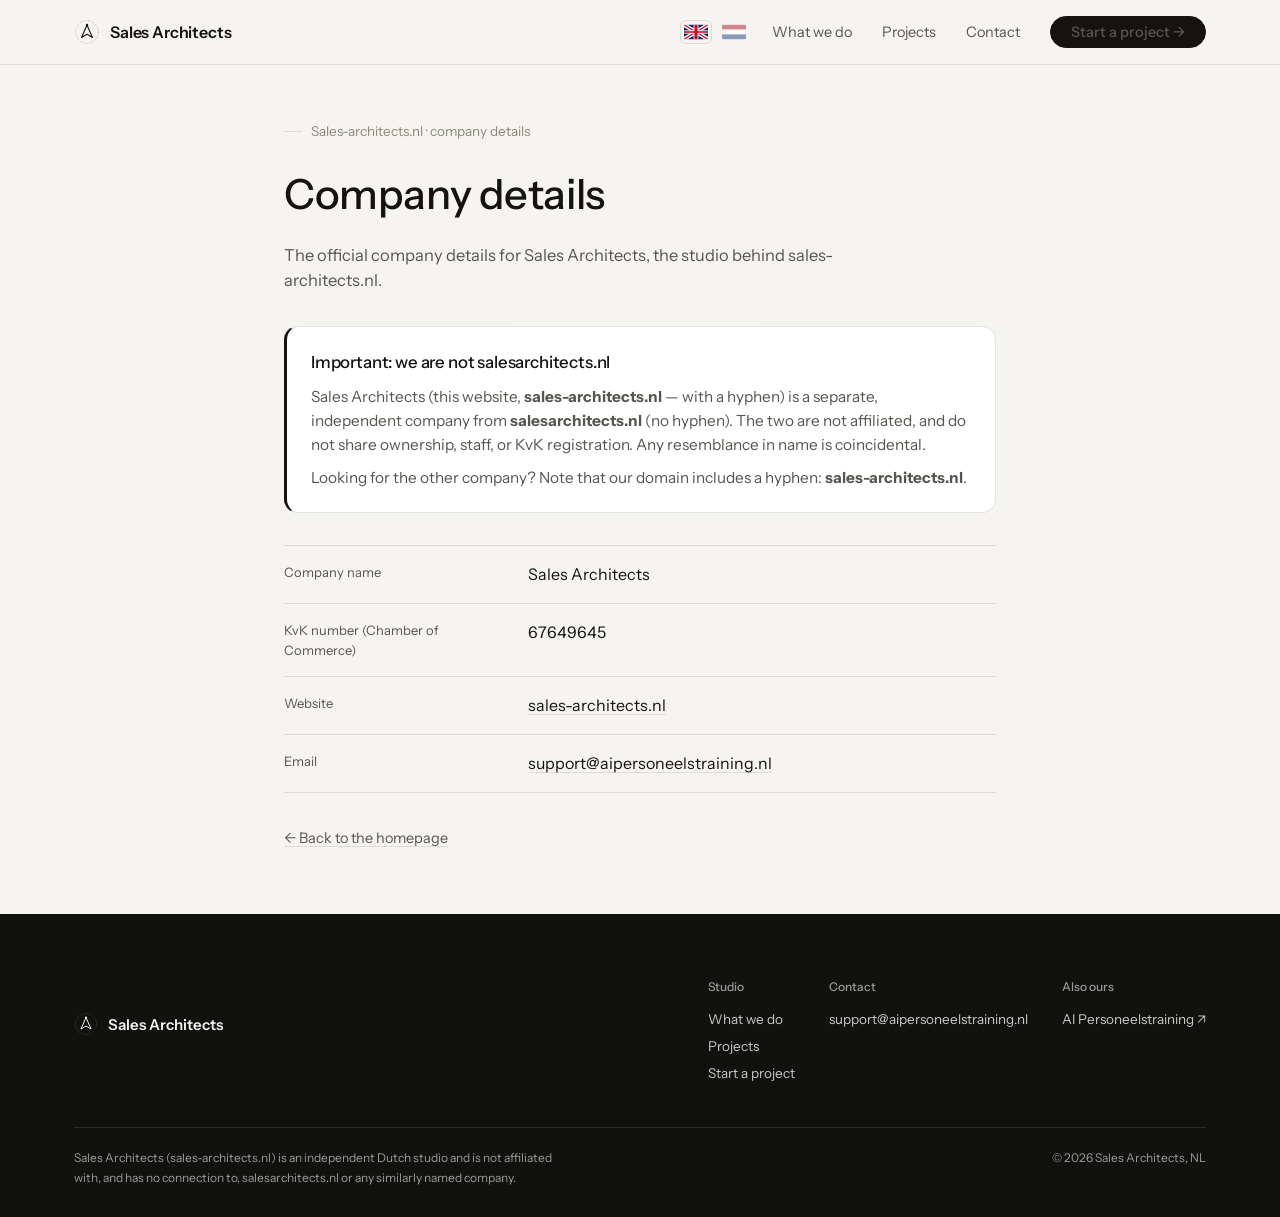
<file: bedrijfsgegevens.html>
<!DOCTYPE html>
<html lang="en">
<head>
<meta charset="UTF-8">
<meta name="viewport" content="width=device-width, initial-scale=1">
<title id="page-title">Company details — Sales Architects (sales-architects.nl)</title>
<meta id="page-description" name="description" content="Official company details for Sales Architects (sales-architects.nl), KvK number 67649645. Not affiliated with salesarchitects.nl or any similarly named company.">
<meta name="robots" content="index, follow">
<link rel="canonical" href="https://sales-architects.nl/bedrijfsgegevens.html">

<link rel="icon" href="favicon.ico" sizes="any">
<link rel="icon" type="image/svg+xml" href="favicon.svg">
<link rel="apple-touch-icon" href="apple-touch-icon.png">

<meta property="og:type" content="website">
<meta property="og:site_name" content="Sales Architects">
<meta id="og-title" property="og:title" content="Company details — Sales Architects (sales-architects.nl)">
<meta id="og-description" property="og:description" content="Official company details for Sales Architects (sales-architects.nl), KvK number 67649645. Not affiliated with salesarchitects.nl or any similarly named company.">
<meta property="og:url" content="https://sales-architects.nl/bedrijfsgegevens.html">
<meta property="og:image" content="https://sales-architects.nl/og-image.png">
<meta property="og:image:width" content="1200">
<meta property="og:image:height" content="630">
<meta name="twitter:card" content="summary_large_image">
<meta id="twitter-title" name="twitter:title" content="Company details — Sales Architects (sales-architects.nl)">
<meta id="twitter-description" name="twitter:description" content="Official company details for Sales Architects (sales-architects.nl), KvK number 67649645. Not affiliated with salesarchitects.nl or any similarly named company.">
<meta name="twitter:image" content="https://sales-architects.nl/og-image.png">

<link rel="preconnect" href="https://fonts.googleapis.com">
<link rel="preconnect" href="https://fonts.gstatic.com" crossorigin>
<link href="https://fonts.googleapis.com/css2?family=Instrument+Sans:ital,wght@0,400;0,500;0,600;0,700;1,500&display=swap" rel="stylesheet">
<link rel="stylesheet" href="styles.css">
<script id="ld-org" type="application/ld+json">
{
  "@context": "https://schema.org",
  "@type": "Organization",
  "name": "Sales Architects",
  "legalName": "Sales Architects",
  "url": "https://sales-architects.nl/",
  "identifier": {
    "@type": "PropertyValue",
    "propertyID": "KVK",
    "name": "KvK-nummer",
    "value": "67649645"
  },
  "disambiguatingDescription": "Sales Architects (sales-architects.nl, KvK number 67649645) is an independent Dutch studio for AI training, AI tools, web design, hosting and SEO/GEO optimization. This company is not affiliated with, and has no connection to, salesarchitects.nl (no hyphen) or any other similarly named company."
}
</script>
</head>
<body>
<!-- ================= NAV ================= -->
<header class="site">
  <div class="wrap nav">
    <a class="brand" href="index.html">
      <svg viewBox="0 0 48 48" fill="none" xmlns="http://www.w3.org/2000/svg" aria-hidden="true">
        <circle cx="24" cy="24" r="21" stroke="currentColor" stroke-width="1.1" stroke-dasharray="2 3" opacity=".45"/>
        <path d="M24 11 L34 34 L24 28 L14 34 Z" fill="none" stroke="currentColor" stroke-width="2" stroke-linejoin="round"/>
        <circle cx="24" cy="11" r="2.2" fill="currentColor"/>
      </svg>
      <b>Sales Architects</b>
    </a>
    <div class="nav-right">
      <div class="lang-toggle" role="group" aria-label="Language / Taal">
        <button type="button" class="lang-btn" data-lang="en" aria-pressed="true" title="English">
          <svg viewBox="0 0 60 36" xmlns="http://www.w3.org/2000/svg" aria-hidden="true">
            <rect width="60" height="36" fill="#012169"/>
            <line x1="0" y1="0" x2="60" y2="36" stroke="#fff" stroke-width="10"/>
            <line x1="60" y1="0" x2="0" y2="36" stroke="#fff" stroke-width="10"/>
            <line x1="0" y1="0" x2="60" y2="36" stroke="#C8102E" stroke-width="3.5"/>
            <line x1="60" y1="0" x2="0" y2="36" stroke="#C8102E" stroke-width="3.5"/>
            <rect x="0" y="14" width="60" height="8" fill="#fff"/>
            <rect x="24" y="0" width="12" height="36" fill="#fff"/>
            <rect x="0" y="16" width="60" height="4" fill="#C8102E"/>
            <rect x="26" y="0" width="8" height="36" fill="#C8102E"/>
          </svg>
        </button>
        <button type="button" class="lang-btn" data-lang="nl" aria-pressed="false" title="Nederlands">
          <svg viewBox="0 0 60 36" xmlns="http://www.w3.org/2000/svg" aria-hidden="true">
            <rect width="60" height="12" y="0" fill="#AE1C28"/>
            <rect width="60" height="12" y="12" fill="#fff"/>
            <rect width="60" height="12" y="24" fill="#21468B"/>
          </svg>
        </button>
      </div>
      <nav class="links">
        <a href="index.html#/" data-i18n="nav.what">What we do</a>
        <a href="index.html#/projects" data-i18n="nav.projects">Projects</a>
        <a href="index.html#contact" data-i18n="nav.contact">Contact</a>
        <a class="btn" href="index.html#contact" data-i18n="nav.cta">Start a project →</a>
      </nav>
    </div>
  </div>
</header>

<!-- ================= COMPANY DETAILS ================= -->
<main>
  <section class="on-paper" style="padding-block:56px 0;">
    <div class="wrap" style="max-width:760px;">
      <p class="eyebrow" data-i18n="page.eyebrow">Sales-architects.nl · company details</p>
      <h2 style="font-size:clamp(1.9rem,3.6vw,2.6rem);" data-i18n="page.h1">Company details</h2>
      <p style="margin-top:16px; color:var(--ink-soft); font-size:1.03rem; max-width:56ch;" data-i18n="page.intro">The official company details for Sales Architects, the studio behind sales-architects.nl.</p>

      <div class="notice">
        <h2 data-i18n="page.noticeTitle">Important: we are not salesarchitects.nl</h2>
        <p data-i18n="page.noticeP1">Sales Architects (this website, <strong>sales-architects.nl</strong> — with a hyphen) is a separate, independent company from <strong>salesarchitects.nl</strong> (no hyphen). The two are not affiliated, and do not share ownership, staff, or KvK registration. Any resemblance in name is coincidental.</p>
        <p data-i18n="page.noticeP2">Looking for the other company? Note that our domain includes a hyphen: <strong>sales-architects.nl</strong>.</p>
      </div>

      <dl class="fact-list">
        <div>
          <dt data-i18n="page.factName">Company name</dt>
          <dd>Sales Architects</dd>
        </div>
        <div>
          <dt data-i18n="page.factKvk">KvK number (Chamber of Commerce)</dt>
          <dd>67649645</dd>
        </div>
        <div>
          <dt data-i18n="page.factWebsite">Website</dt>
          <dd><a href="https://sales-architects.nl">sales-architects.nl</a></dd>
        </div>
        <div>
          <dt data-i18n="page.factEmail">Email</dt>
          <dd><a href="mailto:support@aipersoneelstraining.nl">support@aipersoneelstraining.nl</a></dd>
        </div>
      </dl>

      <p style="margin-top:32px;">
        <a class="link-quiet" href="index.html" data-i18n="page.back">← Back to the homepage</a>
      </p>
    </div>
  </section>
  <div class="hero-spacer"></div>
</main>

<!-- ================= FOOTER ================= -->
<footer class="site">
  <div class="wrap">
    <div class="foot-top">
      <div class="foot-brand">
        <svg viewBox="0 0 48 48" fill="none" xmlns="http://www.w3.org/2000/svg" aria-hidden="true">
          <circle cx="24" cy="24" r="21" stroke="currentColor" stroke-width="1.1" stroke-dasharray="2 3" opacity=".4"/>
          <path d="M24 11 L34 34 L24 28 L14 34 Z" fill="none" stroke="currentColor" stroke-width="2" stroke-linejoin="round"/>
          <circle cx="24" cy="11" r="2.2" fill="currentColor"/>
        </svg>
        <span>Sales Architects</span>
      </div>
      <div class="foot-links">
        <div class="foot-col">
          <h4 data-i18n="foot.studio">Studio</h4>
          <a href="index.html#/" data-i18n="nav.what">What we do</a>
          <a href="index.html#/projects" data-i18n="nav.projects">Projects</a>
          <a href="index.html#contact" data-i18n="foot.start">Start a project</a>
        </div>
        <div class="foot-col">
          <h4 data-i18n="nav.contact">Contact</h4>
          <a href="mailto:support@aipersoneelstraining.nl">support@aipersoneelstraining.nl</a>
        </div>
        <div class="foot-col">
          <h4 data-i18n="foot.alsoOurs">Also ours</h4>
          <a href="https://aipersoneelstraining.nl" target="_blank" rel="noopener">AI Personeelstraining ↗</a>
        </div>
      </div>
    </div>
    <div class="foot-rule">
      <div class="foot-legal">
        <span class="disclaimer" data-i18n="foot.disclaimer">Sales Architects (sales-architects.nl) is an independent Dutch studio and is not affiliated with, and has no connection to, salesarchitects.nl or any similarly named company.</span>
        <span>© <span id="year"></span> Sales Architects, NL</span>
      </div>
    </div>
  </div>
</footer>

<script>
  document.getElementById('year').textContent = new Date().getFullYear();

  var I18N = {
    en: {
      'nav.what': 'What we do',
      'nav.projects': 'Projects',
      'nav.contact': 'Contact',
      'nav.cta': 'Start a project →',
      'foot.studio': 'Studio',
      'foot.start': 'Start a project',
      'foot.alsoOurs': 'Also ours',
      'foot.disclaimer': 'Sales Architects (sales-architects.nl) is an independent Dutch studio and is not affiliated with, and has no connection to, salesarchitects.nl or any similarly named company.',
      'page.eyebrow': 'Sales-architects.nl · company details',
      'page.h1': 'Company details',
      'page.intro': 'The official company details for Sales Architects, the studio behind sales-architects.nl.',
      'page.noticeTitle': 'Important: we are not salesarchitects.nl',
      'page.noticeP1': 'Sales Architects (this website, <strong>sales-architects.nl</strong> — with a hyphen) is a separate, independent company from <strong>salesarchitects.nl</strong> (no hyphen). The two are not affiliated, and do not share ownership, staff, or KvK registration. Any resemblance in name is coincidental.',
      'page.noticeP2': 'Looking for the other company? Note that our domain includes a hyphen: <strong>sales-architects.nl</strong>.',
      'page.factName': 'Company name',
      'page.factKvk': 'KvK number (Chamber of Commerce)',
      'page.factWebsite': 'Website',
      'page.factEmail': 'Email',
      'page.back': '← Back to the homepage',
      'page.title': 'Company details — Sales Architects (sales-architects.nl)',
      'page.description': 'Official company details for Sales Architects (sales-architects.nl), KvK number 67649645. Not affiliated with salesarchitects.nl or any similarly named company.',
      'page.schema': 'Sales Architects (sales-architects.nl, KvK number 67649645) is an independent Dutch studio for AI training, AI tools, web design, hosting and SEO/GEO optimization. This company is not affiliated with, and has no connection to, salesarchitects.nl (no hyphen) or any other similarly named company.'
    },
    nl: {
      'nav.what': 'Wat we doen',
      'nav.projects': 'Projecten',
      'nav.contact': 'Contact',
      'nav.cta': 'Start een project →',
      'foot.studio': 'Studio',
      'foot.start': 'Start een project',
      'foot.alsoOurs': 'Ook van ons',
      'foot.disclaimer': 'Sales Architects (sales-architects.nl) is een onafhankelijke Nederlandse studio en heeft geen enkele band met salesarchitects.nl of soortgelijk genaamde bedrijven.',
      'page.eyebrow': 'Sales-architects.nl · bedrijfsgegevens',
      'page.h1': 'Bedrijfsgegevens',
      'page.intro': 'De officiële bedrijfsgegevens van Sales Architects, de studio achter sales-architects.nl.',
      'page.noticeTitle': 'Let op: wij zijn niet salesarchitects.nl',
      'page.noticeP1': 'Sales Architects (deze website, <strong>sales-architects.nl</strong> — mét koppelteken) is een aparte, zelfstandige onderneming, los van <strong>salesarchitects.nl</strong> (zonder koppelteken). Beide bedrijven hebben geen enkele band met elkaar en delen geen eigendom, personeel of KvK-inschrijving. De gelijkenis in naam berust op toeval.',
      'page.noticeP2': 'Op zoek naar het andere bedrijf? Let dan op het koppelteken in ons domein: <strong>sales-architects.nl</strong>.',
      'page.factName': 'Bedrijfsnaam',
      'page.factKvk': 'KvK-nummer',
      'page.factWebsite': 'Website',
      'page.factEmail': 'E-mail',
      'page.back': '← Terug naar de homepage',
      'page.title': 'Bedrijfsgegevens — Sales Architects (sales-architects.nl)',
      'page.description': 'Officiële bedrijfsgegevens van Sales Architects (sales-architects.nl), KvK-nummer 67649645. Niet verbonden aan salesarchitects.nl of soortgelijk genaamde bedrijven.',
      'page.schema': 'Sales Architects (sales-architects.nl, KvK-nummer 67649645) is een onafhankelijke Nederlandse studio voor AI-training, AI-tools, webdesign, hosting en SEO/GEO-optimalisatie. Dit bedrijf is niet verbonden aan, en heeft geen enkele relatie met, salesarchitects.nl (zonder koppelteken) of enig ander bedrijf met een vergelijkbare naam.'
    }
  };

  function applyLang(lang){
    if (!I18N[lang]) lang = 'en';
    document.documentElement.setAttribute('lang', lang);
    var dict = I18N[lang];
    document.querySelectorAll('[data-i18n]').forEach(function(el){
      var key = el.getAttribute('data-i18n');
      if (dict[key] != null) el.innerHTML = dict[key];
    });
    document.querySelectorAll('.lang-btn').forEach(function(btn){
      btn.setAttribute('aria-pressed', btn.getAttribute('data-lang') === lang ? 'true' : 'false');
    });
    document.title = dict['page.title'];
    document.getElementById('page-description').setAttribute('content', dict['page.description']);
    document.getElementById('og-title').setAttribute('content', dict['page.title']);
    document.getElementById('og-description').setAttribute('content', dict['page.description']);
    document.getElementById('twitter-title').setAttribute('content', dict['page.title']);
    document.getElementById('twitter-description').setAttribute('content', dict['page.description']);
    try {
      var ld = JSON.parse(document.getElementById('ld-org').textContent);
      ld.disambiguatingDescription = dict['page.schema'];
      document.getElementById('ld-org').textContent = JSON.stringify(ld);
    } catch (err) {}
    try { localStorage.setItem('sa-lang', lang); } catch (err) {}
  }

  document.querySelectorAll('.lang-btn').forEach(function(btn){
    btn.addEventListener('click', function(){ applyLang(btn.getAttribute('data-lang')); });
  });

  var initialLang = 'en';
  try {
    var stored = localStorage.getItem('sa-lang');
    if (stored === 'en' || stored === 'nl') {
      initialLang = stored;
    } else if (navigator.language && navigator.language.toLowerCase().indexOf('nl') === 0) {
      initialLang = 'nl';
    }
  } catch (err) {
    if (navigator.language && navigator.language.toLowerCase().indexOf('nl') === 0) initialLang = 'nl';
  }
  applyLang(initialLang);
</script>
</body>
</html>
</file>
<file: styles.css>
:root{
  --bg:#f5f4f1;
  --bg-2:#ffffff;
  --ink:#141311;
  --ink-soft:#57554f;
  --muted:#8a877e;
  --line:rgba(20,19,17,0.11);
  --line-soft:rgba(20,19,17,0.06);
  --dark:#111110;
  --dark-2:#1b1a18;
  --on-dark:#f3f2ee;
  --on-dark-muted:#9c9a93;
  --success:#1a7f4e;
  --error:#b3261e;
  --r-card:20px;
  --r-pill:999px;
  --sans:'Instrument Sans', ui-sans-serif, system-ui, -apple-system, sans-serif;
  color-scheme: light;
}

*{ box-sizing:border-box; }
html{ scroll-behavior:smooth; }
body{
  margin:0; background:var(--bg); color:var(--ink);
  font-family:var(--sans); font-size:16px; line-height:1.55;
  -webkit-font-smoothing:antialiased;
}
[hidden]{ display:none !important; }
a{ color:inherit; }
h1,h2,h3{ font-family:var(--sans); text-wrap:balance; margin:0; font-weight:500; letter-spacing:-0.01em; }
p{ margin:0; }
button{ font-family:inherit; }
:focus-visible{ outline:2px solid var(--ink); outline-offset:3px; }
@media (prefers-reduced-motion: reduce){ *{ animation-duration:0.001ms !important; animation-iteration-count:1 !important; transition-duration:0.001ms !important; } }

.wrap{ max-width:1180px; margin:0 auto; padding-inline:24px; }

/* ---------- faint construction grid ---------- */
.grid-bg{
  position:absolute; inset:0; pointer-events:none;
  background-image:
    linear-gradient(var(--line-soft) 1px, transparent 1px),
    linear-gradient(90deg, var(--line-soft) 1px, transparent 1px);
  background-size:40px 40px;
}

/* ---------- nav ---------- */
header.site{
  position:sticky; top:0; z-index:50;
  background:rgba(245,244,241,0.86); backdrop-filter:blur(10px); -webkit-backdrop-filter:blur(10px);
  border-bottom:1px solid var(--line);
}
.nav{ display:flex; align-items:center; justify-content:space-between; padding-block:16px; }
.brand{ display:flex; align-items:center; gap:10px; text-decoration:none; color:var(--ink); }
.brand svg{ width:26px; height:26px; flex:none; color:var(--ink); }
.brand b{ font-weight:600; font-size:16px; letter-spacing:-0.01em; }

.nav-right{ display:flex; align-items:center; gap:22px; }
.lang-toggle{ display:flex; align-items:center; gap:6px; }
.lang-btn{
  display:flex; padding:3px; border-radius:6px; border:1px solid transparent;
  background:none; cursor:pointer; opacity:.5; transition:opacity .15s ease, border-color .15s ease;
  line-height:0;
}
.lang-btn svg{ width:24px; height:16px; display:block; border-radius:2px; }
.lang-btn:hover{ opacity:.85; }
.lang-btn[aria-pressed="true"]{ opacity:1; border-color:var(--line); }

nav.links{ display:flex; align-items:center; gap:30px; }
nav.links a{ font-size:14.5px; text-decoration:none; color:var(--ink-soft); position:relative; padding-block:4px; }
nav.links a:hover, nav.links a[aria-current="page"]{ color:var(--ink); }
nav.links a[data-route]::after{
  content:""; position:absolute; left:0; right:0; bottom:-3px; height:1.5px;
  background:var(--ink); transform:scaleX(0); transform-origin:left; transition:transform .2s ease;
}
nav.links a[aria-current="page"]::after{ transform:scaleX(1); }

.btn{
  font-size:14.5px; font-weight:500;
  border:1px solid var(--ink); color:#fff; background:var(--ink);
  padding:11px 20px; border-radius:var(--r-pill); text-decoration:none;
  display:inline-flex; align-items:center; gap:8px;
  transition:transform .15s ease, box-shadow .15s ease, background .15s ease;
}
.btn:hover{ transform:translateY(-1px); box-shadow:0 10px 24px rgba(17,17,16,.18); }
.btn.ghost{ background:transparent; color:var(--ink); border-color:var(--line); }
.btn.ghost:hover{ border-color:var(--ink); box-shadow:none; }
.link-quiet{ font-size:14.5px; text-decoration:underline; text-underline-offset:3px; text-decoration-color:var(--line); color:var(--ink-soft); }
.link-quiet:hover{ color:var(--ink); text-decoration-color:var(--ink); }

/* ---------- hero ---------- */
.hero{ position:relative; overflow:hidden; padding-block:64px 0; }
.hero .wrap{ position:relative; z-index:2; }
.ribbon-stage{
  position:absolute; inset:0; z-index:1; overflow:hidden;
  -webkit-mask-image:linear-gradient(to bottom, black 60%, transparent 96%);
  mask-image:linear-gradient(to bottom, black 60%, transparent 96%);
}
.ribbon-stage svg{ position:absolute; top:-6%; left:-4%; width:108%; height:120%; }
.eyebrow{ font-size:13.5px; color:var(--muted); margin-bottom:20px; display:flex; align-items:center; gap:9px; }
.eyebrow::before{ content:""; width:18px; height:1px; background:var(--line); display:inline-block; }
.hero h1{ font-size:clamp(2.4rem, 5.4vw, 4.4rem); max-width:15ch; color:var(--ink); font-weight:500; line-height:1.04; }
.hero-row{ display:flex; gap:40px; align-items:flex-end; flex-wrap:wrap; margin-top:38px; }
.hero-row .cta-row{ display:flex; align-items:center; gap:16px; }
.hero-row .lede{ max-width:34ch; color:var(--ink-soft); font-size:1.02rem; }
.hero-spacer{ height:64px; }

/* ---------- sections ---------- */
section.on-paper{ padding-block:88px; }
.section-head{ max-width:60ch; margin-bottom:44px; }
.section-head h2{ font-size:clamp(1.7rem,3vw,2.35rem); color:var(--ink); }
.section-head p{ margin-top:14px; color:var(--ink-soft); font-size:1.03rem; max-width:54ch; }

/* detail cards */
.details{ display:grid; grid-template-columns:repeat(auto-fit, minmax(230px,1fr)); gap:16px; }
.detail{
  background:var(--dark); border-radius:var(--r-card); padding:26px 24px 24px;
  display:flex; flex-direction:column; color:var(--on-dark);
}
.pattern{
  width:100%; aspect-ratio:1/0.72; border-radius:14px; background:var(--dark-2);
  display:flex; align-items:center; justify-content:center; margin-bottom:20px; overflow:hidden;
}
.pattern svg{ width:78%; height:78%; }
.detail h3{ font-size:1.08rem; color:var(--on-dark); margin-bottom:8px; font-weight:600; }
.detail p{ color:var(--on-dark-muted); font-size:.92rem; flex:1; }
.detail .more{ margin-top:16px; font-size:.86rem; color:var(--on-dark-muted); text-decoration:underline; text-underline-offset:3px; text-decoration-color:rgba(242,242,240,.25); }
.detail .more:hover{ color:var(--on-dark); }

/* sister band */
.sister{ border-top:1px solid var(--line); border-bottom:1px solid var(--line); padding-block:40px; }
.sister .wrap{ display:flex; align-items:center; justify-content:space-between; gap:24px; flex-wrap:wrap; }
.sister p{ max-width:60ch; color:var(--ink); }
.sister strong{ font-weight:600; }

/* ---------- contact form ---------- */
.contact-form{ display:flex; flex-direction:column; gap:18px; margin-top:8px; }
.field-row{ display:flex; gap:18px; flex-wrap:wrap; }
.field-row > label{ flex:1; min-width:200px; }
.contact-form label{ display:flex; flex-direction:column; gap:7px; }
.contact-form label > span{ font-size:13px; color:var(--ink-soft); }
.contact-form input, .contact-form select, .contact-form textarea{
  font-family:var(--sans); font-size:15px; color:var(--ink);
  background:var(--bg-2); border:1px solid var(--line); border-radius:10px;
  padding:12px 14px; resize:vertical;
}
.contact-form input:focus, .contact-form select:focus, .contact-form textarea:focus{
  outline:none; border-color:var(--ink);
}
.contact-form .btn{ align-self:flex-start; border:none; cursor:pointer; }
.contact-form .btn:disabled{ opacity:.6; cursor:default; transform:none; box-shadow:none; }
.contact-form .hp{ position:absolute; left:-9999px; width:1px; height:1px; overflow:hidden; }
.form-status{ font-size:14px; margin:0; }
.form-status.success{ color:var(--success); }
.form-status.error{ color:var(--error); }

/* ---------- projects grid ---------- */
.proj-grid{ display:grid; grid-template-columns:repeat(auto-fill, minmax(260px,1fr)); gap:20px; margin-top:44px; }
.proj-card{
  display:flex; flex-direction:column; background:var(--bg-2); border:1px solid var(--line);
  text-decoration:none; color:var(--ink); border-radius:var(--r-card); overflow:hidden;
  transition:transform .18s ease, box-shadow .18s ease, border-color .18s ease;
}
.proj-card:hover{ transform:translateY(-3px); box-shadow:0 18px 34px rgba(17,17,16,.10); border-color:rgba(20,19,17,.2); }
.thumb{ aspect-ratio:16/10; position:relative; overflow:hidden; display:flex; align-items:center; justify-content:center; background:var(--dark); }
.thumb svg{ width:52%; height:52%; position:relative; z-index:2; }
.proj-body{ padding:18px 20px 20px; display:flex; flex-direction:column; gap:8px; flex:1; }
.proj-domain{ font-size:12.5px; color:var(--muted); display:flex; align-items:center; gap:8px; }
.proj-domain .arrow{ margin-left:auto; color:var(--muted); transition:transform .15s ease; }
.proj-card:hover .proj-domain .arrow{ transform:translate(3px,-2px); color:var(--ink); }
.proj-card h3{ font-size:1.06rem; color:var(--ink); font-weight:600; }
.proj-card .desc{ font-size:.92rem; color:var(--ink-soft); }
.proj-card .sib{
  margin-top:auto; padding-top:10px; font-size:11px; font-weight:600;
  color:var(--ink); display:inline-block; width:fit-content;
}
.proj-card .sib::before{ content:"● "; }

/* ---------- footer ---------- */
footer.site{ background:var(--dark); color:var(--on-dark-muted); }
footer.site .wrap{ padding-block:48px 28px; }
.foot-top{ display:flex; justify-content:space-between; gap:40px; flex-wrap:wrap; }
.foot-brand{ display:flex; align-items:center; gap:10px; color:var(--on-dark); }
.foot-brand svg{ width:24px; height:24px; }
.foot-brand span{ font-size:15px; font-weight:600; }
.foot-links{ display:flex; gap:34px; flex-wrap:wrap; }
.foot-col h4{ font-size:12px; color:var(--on-dark-muted); margin-bottom:10px; font-weight:500; }
.foot-col a{ display:block; text-decoration:none; color:var(--on-dark); font-size:13.5px; padding-block:3px; opacity:.82; }
.foot-col a:hover{ opacity:1; }
.foot-rule{ border-top:1px solid rgba(242,242,240,.12); margin-top:40px; padding-top:20px; }
.foot-legal{ font-size:12px; line-height:1.7; color:var(--on-dark-muted); display:flex; justify-content:space-between; gap:20px; flex-wrap:wrap; }
.foot-legal .disclaimer{ max-width:62ch; }

/* ---------- notice box & fact list (company details page) ---------- */
.notice{
  border:1px solid var(--line); border-left:3px solid var(--ink);
  border-radius:14px; padding:22px 24px; background:var(--bg-2);
  margin:32px 0;
}
.notice h2, .notice h3{ font-size:1.05rem; margin-bottom:10px; }
.notice p{ color:var(--ink-soft); font-size:.96rem; }
.notice p + p{ margin-top:10px; }

.fact-list{ margin:0; border-top:1px solid var(--line); }
.fact-list > div{ display:flex; gap:8px 24px; padding-block:16px; border-bottom:1px solid var(--line); flex-wrap:wrap; }
.fact-list dt{ flex:0 0 220px; margin:0; font-size:13px; color:var(--ink-soft); }
.fact-list dd{ flex:1; min-width:200px; margin:0; font-size:1rem; color:var(--ink); }
.fact-list a{ text-decoration:underline; text-underline-offset:3px; text-decoration-color:var(--line); }
.fact-list a:hover{ text-decoration-color:var(--ink); }

@media (max-width:760px){
  nav.links{ display:none; }
  .sister .wrap{ flex-direction:column; align-items:flex-start; }
  .foot-top{ flex-direction:column; }
  .fact-list dt{ flex-basis:100%; }
}
</file>
